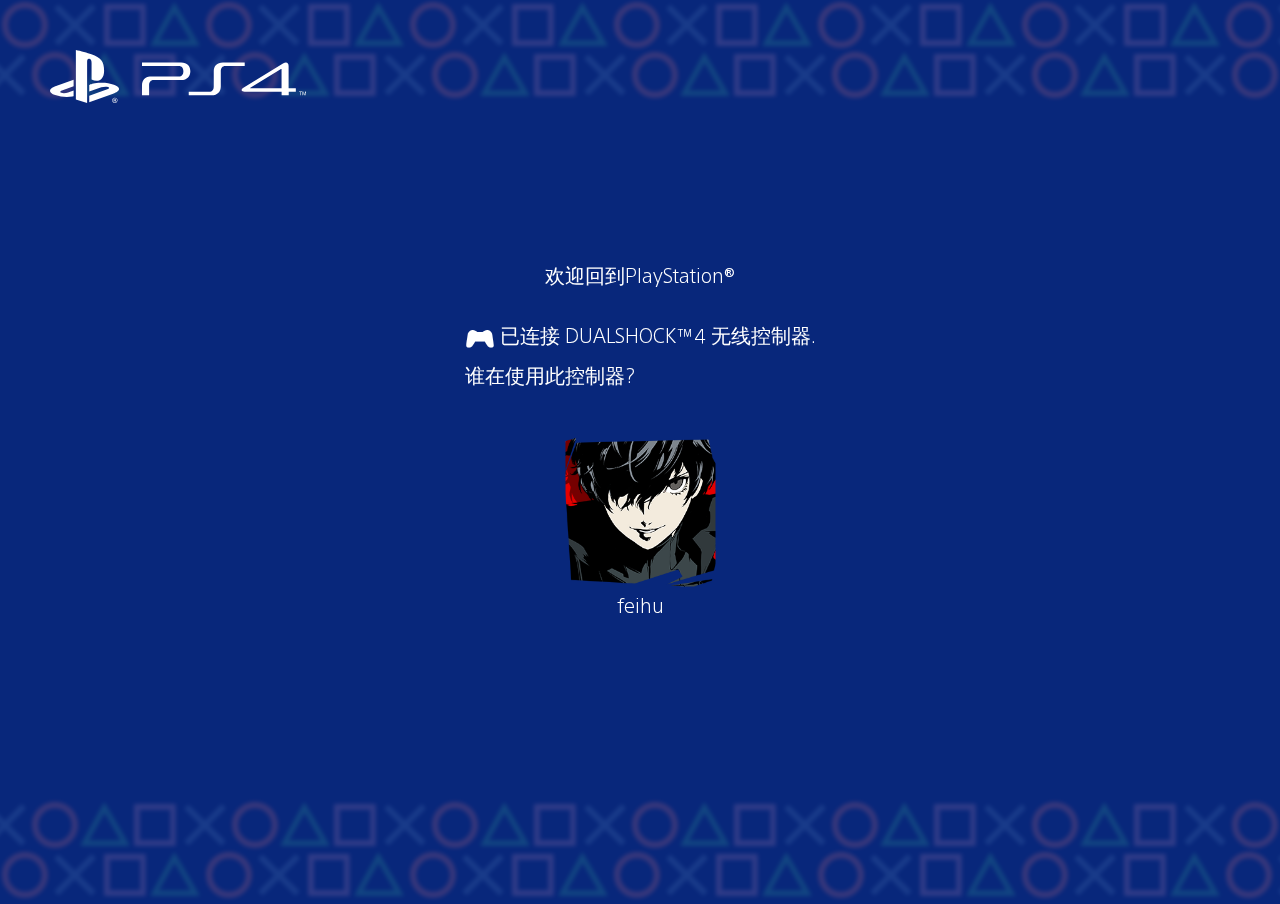
<file: index.html>
<!DOCTYPE html>
<html>
<head> 
    <meta charset="utf-8">
    <link rel="shortcut icon" href="./favicon.ico">
    <title>
        
    </title>
    <link rel="stylesheet" href="./icon.css" type="text/css" />
    <script src="./jq.js"></script>
    <style type="text/css">
        @font-face {
            font-family:"SSTPro-Light";src:url(./SSTPro-Light.ttf);
        }

        *{
            margin: 0;
            padding: 0;
            transition: all 0.5s, opacity 0.25s;
            cursor: default;
        }

        html{
            color: #FFF;
            width: 100%;
            height: 100%;
            background: #08277B;
            /*background: -webkit-linear-gradient(#08277B, #062F78, #052055);*/
            overflow: hidden;
            font-family: "SSTPro-Light","SF Pro Text","SF Pro Icons","Helvetica Neue","Helvetica","Arial",sans-serif;
        }

        .bg img{
            width: 50px;
            filter: blur(2px);
            -webkit-filter: blur(2px);
            opacity: 0.2;
        }

        @keyframes toLeft {
            0% {
                -webkit-transform: translate(0, 0);
                transform: translate(0, 0);
            }
            100% {
                -webkit-transform: translate(-200px, 0);
                transform: translate(-200px, 0);
            }
        }

        @keyframes toRight {
            0% {
                -webkit-transform: translate(0, 0);
                transform: translate(0, 0);
            }
            100% {
                -webkit-transform: translate(200px, 0);
                transform: translate(200px, 0);
            }
        }

        .list01{
            width: 2000px;
            height: 50px;
        }
        .line01{
            -webkit-animation: 4s toLeft linear infinite normal;
            animation: 4s toLeft linear infinite normal;
        }
        .list02{
            float: right;
            width: 2000px;
            height: 50px;
        }
        .list02 img{
            float: right;
        }
        .line02{
            -webkit-animation: 4s toRight linear infinite normal;
            animation: 4s toRight linear infinite normal;
        }
        .list03{
            position: absolute;
            right: 0;
            bottom: 50px;
            width: 2000px;
            height: 50px;
        }
        .list03 img{
            float: right;
        }
        .line03{
            -webkit-animation: 4s toRight linear infinite normal;
            animation: 4s toRight linear infinite normal;
        }
        .list04{
            position: absolute;
            bottom: 0px;
            width: 2000px;
            height: 50px;
        }
        .line04{
            -webkit-animation: 4s toLeft linear infinite normal;
            animation: 4s toLeft linear infinite normal;
        }

        .content{
            width: 100%;
            height: 100%;
            position: fixed;
            left: 0;
            top: 0;
        }

        #panelWelcome{
            top: 0;
            opacity: 1;
            width: 100%;
            height: 100%;
            position: absolute;
            /*transform: scale(1);*/
            vertical-align: middle;
        }

        #contentWelcome{
            top: 50%;
            left: 50%;
            position: absolute;
            transform: translate(-50%, -50%);
            text-align: left;
        }

        #contentWelcome #title{
            font-size: 100px;
        }

        #contentWelcome li{
            margin-top: 25px;
            max-width: 150px;
        }

        #contentWelcome img{
            width: 150px;
            filter: initial;
            -webkit-filter: initial;
            opacity: 1;
        }

        #contentWelcome p{
            color: #FFF;
            border: none;
            font-size: 20px;
            background-color: transparent;
        }

        #panelSettings, #panelSettings01{
            top: 0;
            opacity: 0;
            width: 100%;
            height: 100%;
            position: absolute;
            transform: scale(2);
            vertical-align: middle;
        }

        #contentSettings, #contentSettings01{
            height: 100%;
            text-align: left;
            background: rgba(0,0,0,0.2);
        }

        #contentSettings p, #contentSettings01 p{
            font-size: 40px;
        }

        .menuTitle{
            padding-top: 50px;
            padding-left: 100px;
        }

        .line{
            background: rgba(255,255,255,0.3);
            width: 100%;
            height: 1px;
        }

        ul{
            width: 80%;
            height: calc(100% - 108px);
            padding-left: 150px;
            overflow: scroll;
            font-size: 20px;
        }

        li{
            color: #FFF;
            padding: 20px;
            list-style: none;
            border: 2px transparent solid;
        }

        li:hover{
            -webkit-animation: 2s selectedItemBorderAnim linear infinite normal;
            animation: 2s selectedItemBorderAnim linear infinite normal;
        }

        @keyframes selectedItemBorderAnim {
            0% {
                border-color: rgba(255,255,255,0.3);
            }
            50% {
                border-color: #FFF;
            }
            100% {
                border-color: rgba(255,255,255,0.3);
            }
        }

        #panelInsertDisc{
            top: 0;
            opacity: 0;
            width: 100%;
            height: 100%;
            position: absolute;
            transform: scale(2);
            vertical-align: middle;
        }

        #contentInsertDisc{
            top: 50%;
            left: 50%;
            font-size: 20px;
            position: absolute;
            transform: translate(-50%, -50%);
            text-align: center;
        }

        #panelGames{
            top: 0;
            opacity: 0;
            width: 100%;
            height: 100%;
            position: absolute;
            transform: scale(2);
            vertical-align: middle;
        }

        .main {
            width: 100%;
            height: 100%;
            position: absolute;
        }
        
        .header {
            position: absolute;
            top: 0px;
            width: 100%;
            height: 100%;
            font-size: 18px;
            border-bottom: rgba(255, 255, 255, 10) 0px solid;
        }
        
        .footer {
            width: 100%;
            bottom: 0px;
            position: absolute;
            /*background: rgba(64, 64, 64, 1);*/
            border-top: rgba(255, 255, 255, 10) 1px solid;
        }
        
        canvas {
            width: 100%;
            padding: 0px;
            margin: 0px;
        }
        
        .keyB {
            width: 30px;
            height: 30px;
            background-color: #FFF;
            border-radius: 25px;
            float: right;
            margin: 20px 0px;
        }
        
        .keyT {
            height: 30px;
            line-height: 30px;
            display: block;
            color: #555;
            text-align: center;
        }
        
        .keyT:hover {
            cursor: pointer;
            border-radius: 25px;
            color: #AAA;
        }
        
        .keyD {
            float: right;
            margin: 25px 40px 20px 15px;
        }
        
        .keyD:hover {
            border-radius: 666px;
            background: #FFF;
            color: #333;
            padding: 0px 10px;
            cursor: pointer;
        }
        
        .center {
            height: 100%;
        }
        
        .grid {
            float: left;
            width: 3000px;
            position: absolute;
            left: 0px;
            top: 100px;
        }
        
        .gItemCurrent {
            margin: 10px 10px;
            display: block;
            float: left;
            font-size: 14px;
            -webkit-animation: animCurrent 2s infinite;
        }
        
        .gItemCurrent:hover {
            box-shadow: 0 0 10px #FFF;
        }
        
        .gItemCurrent center {
            opacity: 1;
            padding: 10px;
        }
        
        .gItemCurrent div {
            background: #000;
            width: 250px;
            height: 250px;
        }
        
        .gItemNormal {
            margin: 10px 2px;
            display: block;
            font-size: 14px;
            float: left;
        }
        
/*        .gItemNormal:hover {
            box-shadow: 0 0 10px #FFF;
        }*/
        
        .gItemNormal center {
            opacity: 0;
            padding: 10px;
        }
        
        .gItemNormal div {
            background: #000;
            width: 150px;
            height: 150px;
        }
        
        .gItemFloat{
            position: absolute;
            left: 120px;
            top: 196px;
            background: #000;
            width: 300px;
            visibility: hidden;
            height: 300px;
        }
        
        .menu{
             position: absolute; 
             width: 0px; 
             height: 100%; 
             right: 0px; 
             top: 0px; 
             color: #000;
             box-shadow: 0 0 100px #000;
             background: rgba(255,255,255,0.3);
        }
        
        .menu li{
            width: 100%;
            padding: 10% 8%;
            margin: 0px;
            list-style: none;
            left: 0px;
            background: rgba(255,255,255,0.4);
        }
        
        .menu li:hover{
            width: 100%;
            padding: 10% 12%;
            margin: 0px;
            list-style: none;
            left: 0px;
            background: rgba(255,255,255,0.9);
        }
        
        canvas {
            display: block;
            outline: 0px;
            margin-bottom: 1.5em;
        }
        
        @-webkit-keyframes animCurrent {
            0% {
                box-shadow: 0 0 4px #FFF;
            }
            50% {
                box-shadow: 0 0 10px #FFF;
            }
            100% {
                box-shadow: 0 0 4px #FFF;
            }
        }

        .btn{
            padding: 10px 100px;
            margin-top: 100px;
            box-shadow: 0 0 4px #FFF;
            border: rgba(255,255,255,0.8) solid 2px;
            -webkit-animation: animCurrent 2s infinite;
        }
        
        @-webkit-keyframes animTitle {
            0% {
                opacity: 0;
            }
            30% {
                opacity: 0;
                transform: translateY(50%);
            }
            100% {
                opacity: 1;
                transform: translateY(0%);
            }
        }

        .gameTitle{
            top: 360px;
            left: 430px;
            font-size: 30px;
            position: absolute;
        }

        .DS4{
            opacity: 0;
        }

        .ds4nav{
            position: fixed;
            display: table;
            font-size: 25px;
            text-align: center; 
        }

        .ds4nav:hover{
            transform: scale(1.2);
        }

        .ds4navBG{
            width: 0px;
            height: 0px;
            padding: 30px;
            position: absolute;
            border-radius: 99px;
            left: calc(50% - 30px);
            top: calc(50% - 30px);
            /*border: 2px #FFF solid;*/
            background: rgba(0,0,0,0.75);
            /*background: -webkit-linear-gradient(#4C4B4B, #2A2320);*/
        }

        .ds4navV{
            color: #FFF;
            top: 2.5%;
            left: 20%;
            position: absolute;
        }

        .ds4nav img{
            top: 25%;
            left: 25%;
            position: absolute;
            width: 30px;
            /*filter: brightness(100);*/
        }
    </style>
    <script type="text/javascript">
        var panelZ=10;
        var panels = [];
        function panelToPanel(panel1, panel2){
            panels[panelZ]=panel1;
            panelZ--;
            panels[panelZ]=panel2;
            var panel1 = document.getElementById(panel1);
            var panel2 = document.getElementById(panel2);
            panel1.style.opacity=0;
            panel1.style.transform="scale(0)";
            panel2.style.opacity=1;
            panel2.style.transform="scale(1)";

            if(panelZ < 10){
                $('.DS4').css('opacity', '1');
            }
        }
        function panelBack(){
            if(panelZ < 10){
                var panel1 = document.getElementById(panels[panelZ+1]);
                var panel2 = document.getElementById(panels[panelZ]);
                panel1.style.opacity=1;
                panel1.style.transform="scale(1)";
                panel2.style.opacity=0;
                panel2.style.transform="scale(2)";
                prevPanel = "";
                currPanel = "";
                panelZ++;

                if(panelZ >= 10){
                    $('.DS4').css('opacity', '0');
                }
            }
        }
        document.onkeydown = function(){
            var oEvent = window.event;
            if (oEvent.keyCode == 27) {
                panelBack();
            }
        }

    </script>
</head>
<body ondragstart="return false;" onselectstart="return false;">
    <div class="bg">
        <div class="list01">
            <div class="line01">
                <img src="./ps-circle.svg"><img src="./ps-cross.svg"><img src="./ps-square.svg"><img src="./ps-triangle.svg">
                <img src="./ps-circle.svg"><img src="./ps-cross.svg"><img src="./ps-square.svg"><img src="./ps-triangle.svg">
                <img src="./ps-circle.svg"><img src="./ps-cross.svg"><img src="./ps-square.svg"><img src="./ps-triangle.svg">
                <img src="./ps-circle.svg"><img src="./ps-cross.svg"><img src="./ps-square.svg"><img src="./ps-triangle.svg">
                <img src="./ps-circle.svg"><img src="./ps-cross.svg"><img src="./ps-square.svg"><img src="./ps-triangle.svg">
                <img src="./ps-circle.svg"><img src="./ps-cross.svg"><img src="./ps-square.svg"><img src="./ps-triangle.svg">
                <img src="./ps-circle.svg"><img src="./ps-cross.svg"><img src="./ps-square.svg"><img src="./ps-triangle.svg">
                <img src="./ps-circle.svg"><img src="./ps-cross.svg"><img src="./ps-square.svg"><img src="./ps-triangle.svg">
                <img src="./ps-circle.svg"><img src="./ps-cross.svg"><img src="./ps-square.svg"><img src="./ps-triangle.svg">
            </div>
        </div>
        <div class="list02">
            <div class="line02">
                <img src="./ps-circle.svg"><img src="./ps-cross.svg"><img src="./ps-square.svg"><img src="./ps-triangle.svg">
                <img src="./ps-circle.svg"><img src="./ps-cross.svg"><img src="./ps-square.svg"><img src="./ps-triangle.svg">
                <img src="./ps-circle.svg"><img src="./ps-cross.svg"><img src="./ps-square.svg"><img src="./ps-triangle.svg">
                <img src="./ps-circle.svg"><img src="./ps-cross.svg"><img src="./ps-square.svg"><img src="./ps-triangle.svg">
                <img src="./ps-circle.svg"><img src="./ps-cross.svg"><img src="./ps-square.svg"><img src="./ps-triangle.svg">
                <img src="./ps-circle.svg"><img src="./ps-cross.svg"><img src="./ps-square.svg"><img src="./ps-triangle.svg">
                <img src="./ps-circle.svg"><img src="./ps-cross.svg"><img src="./ps-square.svg"><img src="./ps-triangle.svg">
                <img src="./ps-circle.svg"><img src="./ps-cross.svg"><img src="./ps-square.svg"><img src="./ps-triangle.svg">
                <img src="./ps-circle.svg"><img src="./ps-cross.svg"><img src="./ps-square.svg"><img src="./ps-triangle.svg">
            </div>
        </div>
        <div class="list03">
            <div class="line03">
                <img src="./ps-circle.svg"><img src="./ps-cross.svg"><img src="./ps-square.svg"><img src="./ps-triangle.svg">
                <img src="./ps-circle.svg"><img src="./ps-cross.svg"><img src="./ps-square.svg"><img src="./ps-triangle.svg">
                <img src="./ps-circle.svg"><img src="./ps-cross.svg"><img src="./ps-square.svg"><img src="./ps-triangle.svg">
                <img src="./ps-circle.svg"><img src="./ps-cross.svg"><img src="./ps-square.svg"><img src="./ps-triangle.svg">
                <img src="./ps-circle.svg"><img src="./ps-cross.svg"><img src="./ps-square.svg"><img src="./ps-triangle.svg">
                <img src="./ps-circle.svg"><img src="./ps-cross.svg"><img src="./ps-square.svg"><img src="./ps-triangle.svg">
                <img src="./ps-circle.svg"><img src="./ps-cross.svg"><img src="./ps-square.svg"><img src="./ps-triangle.svg">
                <img src="./ps-circle.svg"><img src="./ps-cross.svg"><img src="./ps-square.svg"><img src="./ps-triangle.svg">
                <img src="./ps-circle.svg"><img src="./ps-cross.svg"><img src="./ps-square.svg"><img src="./ps-triangle.svg">
            </div>
        </div>
        <div class="list04">
            <div class="line04">
                <img src="./ps-circle.svg"><img src="./ps-cross.svg"><img src="./ps-square.svg"><img src="./ps-triangle.svg">
                <img src="./ps-circle.svg"><img src="./ps-cross.svg"><img src="./ps-square.svg"><img src="./ps-triangle.svg">
                <img src="./ps-circle.svg"><img src="./ps-cross.svg"><img src="./ps-square.svg"><img src="./ps-triangle.svg">
                <img src="./ps-circle.svg"><img src="./ps-cross.svg"><img src="./ps-square.svg"><img src="./ps-triangle.svg">
                <img src="./ps-circle.svg"><img src="./ps-cross.svg"><img src="./ps-square.svg"><img src="./ps-triangle.svg">
                <img src="./ps-circle.svg"><img src="./ps-cross.svg"><img src="./ps-square.svg"><img src="./ps-triangle.svg">
                <img src="./ps-circle.svg"><img src="./ps-cross.svg"><img src="./ps-square.svg"><img src="./ps-triangle.svg">
                <img src="./ps-circle.svg"><img src="./ps-cross.svg"><img src="./ps-square.svg"><img src="./ps-triangle.svg">
                <img src="./ps-circle.svg"><img src="./ps-cross.svg"><img src="./ps-square.svg"><img src="./ps-triangle.svg">
            </div>
        </div>
    </div>
    
    <div class="content">
        <div id="panelSettings01">
            <div id="contentSettings01">
                <p class="menuTitle">系统设定</p>
                <p class="line"></p>
                <ul>
                    <li>Setting 01</li>
                    <p class="line"></p>
                    <li>Setting 02</li>
                    <p class="line"></p>
                    <li>Setting 03</li>
                    <p class="line"></p>
                    <li>Setting 04</li>
                    <p class="line"></p>
                    <li>Setting 05</li>
                </ul>
            </div>
        </div>
        <div id="panelInsertDisc">
            <div id="contentInsertDisc">
                <p>请插入光盘.</p>
                <div class="btn" onclick="panelBack()">OK</div>
            </div>
        </div>
        <div id="panelSettings">
            <div id="contentSettings">
                <p class="menuTitle">系统设定</p>
                <p class="line"></p>
                <ul>
                    <li onclick="panelToPanel('panelSettings', 'panelSettings01')">Setting 01</li>
                    <p class="line"></p>
                    <li>Setting 02</li>
                    <p class="line"></p>
                    <li>Setting 03</li>
                    <p class="line"></p>
                    <li>Setting 04</li>
                    <p class="line"></p>
                    <li>Setting 05</li>
                    <p class="line"></p>
                    <li>Setting 06</li>
                    <p class="line"></p>
                    <li>Setting 07</li>
                    <p class="line"></p>
                    <li>Setting 08</li>
                    <p class="line"></p>
                    <li>Setting 09</li>
                    <p class="line"></p>
                    <li>Setting 10</li>
                </ul>
            </div>
        </div>
        <div id="panelGames">
            <div class="main">
                <div class="header">
                    <span class="sb-icon--plus" style="position: absolute; left: 5%; top: 30px; color: #FEDD32; font-size: 35px;"></span>
                    <span class="sb-icon--calendar" style="position: absolute; left: 35%; top: 0; color: #FFF; font-size: 35px; opacity: 0;"></span>
                    <span class="sb-icon--messages" style="position: absolute; left: 45%; top: 0; color: #FFF; font-size: 35px; opacity: 0;"></span>
                    <span class="sb-icon--party" style="position: absolute; left: 55%; top: 0; color: #FFF; font-size: 35px; opacity: 0;"></span>
                    <span class="sb-icon--game" style="position: absolute; left: 65%; top: 0; color: #FFF; font-size: 35px; opacity: 0;"></span>
                    <span class="sb-icon--notifications" style="position: absolute; left: 15%; top: 30px; color: #FFF; font-size: 35px;"></span>
                    <div class="notification" style="position: absolute; left: 19%; top: 45px; width: 20%; height: 20px; overflow: hidden;">
                        <p style="-webkit-animation: 12s toLeft linear infinite normal; height: 20px;white-space: nowrap;">已获得奖杯. Internet connection and PlayStation®Plus required for online multiplayer.</p>
                        <!-- <marquee behavior="scroll" direction="left" loop="infinite" scrollamount="50" scrolldelay="1000" >
                            已获得奖杯. Internet connection and PlayStation®Plus required for online multiplayer.
                        </marquee> -->
                    </div>
                    <span class="sb-icon--friends" style="position: absolute; left: 40%; top: 30px; color: #FFF; font-size: 35px;"></span>
                    <img class="avatar" src="./avatar.png" style="position: absolute; width: 40px; height: 40px; top: 35px; left: 50%;" />
                    <d class="username" style="position: absolute; top:45px; left: calc(50% + 50px);">feihu</d>
                    <span class="sb-icon--trophies" style="position: absolute; left: 80%; top: 30px; color: #FFF; font-size: 35px;"></span>
                    <d class="time" style="position: absolute; left: 90%; top: 45px; ">8:00 AM</d>
                </div>

                <div class="center">
                    <div class="grid">
                    </div>
                    <p class="gameTitle">Persona 5</p>
                </div>
                
<!--                 <div class="footer">
                    <div>
                        <d class="keyD" onclick="toRight()">Right</d>
                        <div class="keyB" onclick="toRight()">
                            <d class="keyT" onclick="toRight()">D</d>
                        </div>

                        <d class="keyD" onclick="toLeft()">Left</d>
                        <div class="keyB" onclick="toLeft()">
                            <d class="keyT" onclick="toLeft()">A</d>
                        </div>

                        <d class="keyD" onclick="toEnter()">Select</d>
                        <div class="keyB" onclick="toEnter()">
                            <d class="keyT" onclick="toEnter()">Enter</d>
                        </div>

                        <d class="keyD" onclick="toEsc()">Cancel</d>
                        <div class="keyB" onclick="toEsc()">
                            <d class="keyT" onclick="toEsc()">Esc</d>
                        </div>
                    </div>
                </div> -->
                <!-- <div class="menu">
                    <ul>
                        <li style="position: absolute; top: 30%;">Start</li>
                        <li style="position: absolute; top: 40%;">Info</li>
                        <li style="position: absolute; top: 50%;">Delete</li>
                        <li style="position: absolute; top: 60%;">Share</li>
                    </ul>
                </div> -->
            </div>
            <img class="gItemFloat" />
        </div>
        <div id="panelWelcome">
            <!-- <div class="bgVideo" style="height: 100%;">
                <video data-object-fit="cover" muted="" playsinline="" webkit-playsinline="" loop="" autoplay="" style="width: 100%; height: 100%; object-fit: fill;">
                    <source src="./flow.mp4">
                </video>
            </div> -->
            <img src="./playstation4.svg" style="position: absolute; top: 0px; left: 0px; padding: 50px; width: 20%;">
            <div id="contentWelcome">
                <center style="margin-bottom: 25px;"><p>欢迎回到PlayStation®</p></center>
                <p><span class="sb-icon--game sb-icon--solid-white" style="vertical-align: middle;"></span> 已连接 DUALSHOCK™4 无线控制器.</p>
                <p>谁在使用此控制器?</p>
                <center>
                    <li onclick="panelToPanel('panelWelcome', 'panelGames')">
                        <img src="./avatar.png">
                        <p>feihu</p>
                    </li>
                </center>
            </div>
        </div>
    </div>

    <div class="DS4">
        <div class="ds4nav" style="left: 5%; top: 75%;" onclick="toLeft()">
            <div class="ds4navBG">
                <span class="ds4navV sb-icon--chevron-left"></span>
            </div>
        </div>
        <div class="ds4nav"  style="left: 5%; top: 75%; margin-left: 120px;" onclick="toRight()">
            <div class="ds4navBG">
                <span class="ds4navV sb-icon--chevron-right"></span>
            </div>
        </div>
        <div class="ds4nav"  style="left: 5%; top: 75%; margin-left: 60px; margin-top: -60px;" onclick="toDown()">
            <div class="ds4navBG">
                <span class="ds4navV sb-icon--chevron-top"></span>
            </div>
        </div>
        <div class="ds4nav"  style="left: 5%; top: 75%; margin-left: 60px; margin-top: 60px;" onclick="toUp()">
            <div class="ds4navBG">
                <span class="ds4navV sb-icon--chevron-down"></span>
            </div>
        </div>
        <div class="ds4nav"  style="right: 5%; top: 75%; margin-right: 60px; margin-top: -60px;" onclick="toUp()">
            <div class="ds4navBG">
                <img src="./ps-triangle.svg"/>
            </div>
        </div>
        <div class="ds4nav"  style="right: 5%; top: 75%; margin-right: 120px;" onclick="toUp()">
            <div class="ds4navBG">
                <img src="./ps-square.svg"/>
            </div>
        </div>
        <div class="ds4nav"  style="right: 5%; top: 75%;" onclick="toEnter()">
            <div class="ds4navBG">
                <img src="./ps-circle.svg"/>
            </div>
        </div>
        <div class="ds4nav"  style="right: 5%; top: 75%; margin-right: 60px; margin-top: 60px;" onclick="toBack()">
            <div class="ds4navBG">
                <img src="./ps-cross.svg"/>
            </div>
        </div>
    </div>
    
    <script type="text/javascript">
        items = ['What\'s New', 'Persona 5', 'Final Fantasy XII', '勇者鬥惡龍XI', 'Fate/EXTELLA',
            'Project DIVA Future Tone', 'The King of Fighters XIV', 'DW: Godseekers',
            'Atelier Firis', 'Toukiden 2', 'Gravity Rush™ 2'
            // , 'The King of Fighters XIII',
            // 'Dishonored 2', 'NieR: Automata', 'SAO: Hollow Realization', 'Touhou: Scarlet Curiosity',
            // 'N.E.R.O.', 'Odin Sphere Leifthrasir', 'Docs for PlayStation®', 'Megadimension'
        ];
        s = "";
        for(i = 0; i < items.length; i++) {
            s += "<div class=\"gItemNormal\">";
            s += "<div style=\"background: url('./images/g" + i + ".jpg'); background-size: 100%;\">";
            s += "</div>";
            s += "<center>启动</center>";
            s += "</div>";
            s += "";
        }
        $(".grid").html(s);
        $(".gItemNormal:eq(1)").attr("class", "gItemCurrent");
    </script>
    <script>
        index = 1;
        gamePanelDown = false;
        menuShow=false;
        left = $('.grid').position().left;
        
        $(".gameTitle")[0].addEventListener("webkitAnimationEnd",function(){
            $(".gameTitle").css("-webkit-animation","");
        });

        function toLeft() {
            if(index == 0) {
                return;
            } else {
                index--;
                left += 154;
                $('.grid').css('left', left);
                $(".gItemCurrent").attr("class", "gItemNormal");
                $(".gameTitle").css("-webkit-animation", "animTitle 0.3s");
                $(".gameTitle").html(items[index]);
                $(".gItemNormal:eq(" + index + ")").attr("class", "gItemCurrent");
            }
        }

        function toRight() {
            if(index == items.length - 1) {
                return;
            } else {
                index++;
                left -= 154;
                $('.grid').css('left', left);
                $(".gItemCurrent").attr("class", "gItemNormal");
                $(".gameTitle").css("-webkit-animation", "animTitle 0.3s");
                $(".gameTitle").html(items[index]);
                $(".gItemNormal:eq(" + index + ")").attr("class", "gItemCurrent");
            }
        }

        function toDown(){
            gamePanelDown = true;
            $('.avatar').css('top', '76%');
            $('.avatar').css('left', '70%');
            $('.grid').css('top', "95%");
            $('.gameTitle').css('top', "95%");
            $('.sb-icon--plus').css('top', '75%');
            $('.sb-icon--plus').css('left', '10%');
            $('.sb-icon--notifications').css('top', '75%');
            $('.sb-icon--notifications').css('left', '20%');
            $('.sb-icon--friends').css('top', '75%');
            $('.sb-icon--friends').css('left', '30%');
            $('.sb-icon--calendar').css('top', '75%');
            $('.sb-icon--calendar').css('left', '40%');
            $('.sb-icon--calendar').css('opacity', '1');
            $('.sb-icon--messages').css('top', '75%');
            $('.sb-icon--messages').css('left', '50%');
            $('.sb-icon--messages').css('opacity', '1');
            $('.sb-icon--party').css('top', '75%');
            $('.sb-icon--party').css('left', '60%');
            $('.sb-icon--party').css('opacity', '1');
            $('.sb-icon--trophies').css('top', '75%');
            $('.sb-icon--trophies').css('left', '80%');
            $('.sb-icon--game').css('top', '75%');
            $('.sb-icon--game').css('left', '90%');
            $('.sb-icon--game').css('opacity', '1');
            $('.notification').css('opacity', '0');
            $('.username').css('opacity', '0');
            $('.time').css('opacity', '0');
        }

        function toUp(){
            gamePanelDown = false;
            $('.avatar').css('top', '35px');
            $('.avatar').css('left', '50%');
            $('.grid').css('top', "100px");
            $('.gameTitle').css('top', "360px");
            $('.sb-icon--plus').css('top', '30px');
            $('.sb-icon--plus').css('left', '5%');
            $('.sb-icon--notifications').css('top', '30px');
            $('.sb-icon--notifications').css('left', '15%');
            $('.sb-icon--friends').css('top', '30px');
            $('.sb-icon--friends').css('left', '40%');
            $('.sb-icon--calendar').css('top', '0');
            $('.sb-icon--calendar').css('left', '35%');
            $('.sb-icon--calendar').css('opacity', '0');
            $('.sb-icon--messages').css('top', '0');
            $('.sb-icon--messages').css('left', '45%');
            $('.sb-icon--messages').css('opacity', '0');
            $('.sb-icon--party').css('top', '0');
            $('.sb-icon--party').css('left', '55%');
            $('.sb-icon--party').css('opacity', '0');
            $('.sb-icon--trophies').css('top', '30px');
            $('.sb-icon--trophies').css('left', '80%');
            $('.sb-icon--game').css('top', '0');
            $('.sb-icon--game').css('left', '65%');
            $('.sb-icon--game').css('opacity', '0');
            $('.notification').css('opacity', '1');
            $('.username').css('opacity', '1');
            $('.time').css('opacity', '1');
        }
        
        function toEnter(){
            if(panelZ == 9){
                if(gamePanelDown){
                    $('#panelSettings').css('display', 'inherit');
                    $('#panelInsertDisc').css('display', 'none');
                    panelToPanel("panelGames", "panelSettings");
                }
                else{
                    $('#panelSettings').css('display', 'none');
                    $('#panelInsertDisc').css('display', 'inherit');
                    panelToPanel("panelGames", "panelInsertDisc");
                }
            }
            // if(!menuShow){
            //     menuShow=true;
            //     $(".gItemFloat").css("visibility", "visible");
            //     $(".center").css("-webkit-filter", "blur(30px)");
            //     $(".footer,.header").css("-webkit-filter", "blur(5px)");
            //     $(".menu").css("width","300px");
            //     $(".gItemFloat").attr("src","./images/g" + (index + 1) + ".jpg");
            // }
        }

        function toBack(){
            panelBack();
        }

        function toEsc(){
            if(menuShow){
                menuShow=false;
                $(".center").css("-webkit-filter", "blur(0px)");
                $(".footer,.header").css("-webkit-filter", "blur(0px)");
                $(".menu").css("width","0px");
                $(".gItemFloat").css("visibility", "hidden");
            }
        }

        $(document).keydown(function(event) {
            if(event.keyCode == 87) { //w
                if(panelZ == 9){
                    toDown();
                }
            }
            else if(event.keyCode == 83) { //s
                if(panelZ == 9){
                    toUp();
                }
            }
            else if(event.keyCode == 65) { //a
                toLeft();
            }
            else if(event.keyCode == 68) { //d
                toRight();
            }
            else if(event.keyCode == 13) { //enter
                toEnter();
            }
            else if(event.keyCode == 27) { //esc
                toEsc();
            }
            $(".gItemFloat").attr("src","./images/g" + (index + 1) + ".jpg");
        });
    </script>
</body>
</html>
</file>
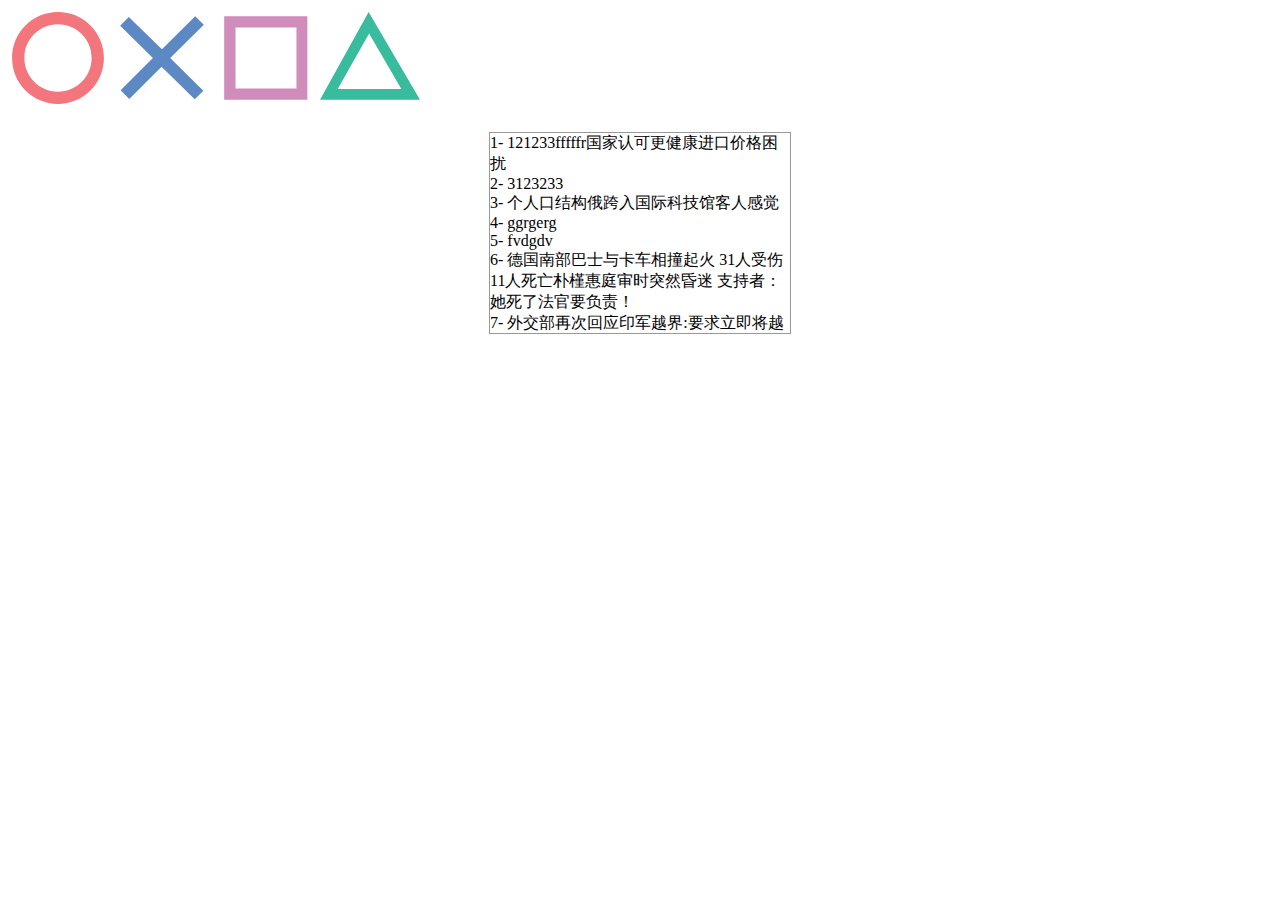
<file: PlayStationLoop copy.html>
<!DOCTYPE html>
<html>
<head>
	<title>
		
	</title>
	<style type="text/css">
		@keyframes rowup {
		    0% {
		        -webkit-transform: translate3d(0, 0, 0);
		        transform: translate3d(0, 0, 0);
		    }
		    100% {
		        -webkit-transform: translate3d(0, -307px, 0);
		        transform: translate3d(0, -307px, 0);
		        display: none;
		    }
		}
		.list{
		    width: 300px;
		    border: 1px solid #999;
		    margin: 20px auto;
		    position: relative;
		    height: 200px;
		    overflow: hidden;
		}

		.list .rowup{
		    -webkit-animation: 10s rowup linear infinite normal;
		    animation: 10s rowup linear infinite normal;
		    position: relative;
		}


		.list01{

		}

		.list01 .rowup01{
		    -webkit-animation: 1s rowup linear infinite normal;
		    animation: 1s rowup linear infinite normal;
		    position: relative;
		}
		img{
			width: 100px;
		}
	</style>
</head>
<body>
	<div class="list01">
		<div class="cc01 rowup01">
			<img src="./ps-circle.svg">
			<img src="./ps-cross.svg">
			<img src="./ps-square.svg">
			<img src="./ps-triangle.svg">
		</div>
	</div>
	<div class="list">
	    <div class="cc rowup">
	        <div class="item">1- 121233fffffr国家认可更健康进口价格困扰</div>
	        <div class="item">2- 3123233</div>
	        <div class="item">3- 个人口结构俄跨入国际科技馆客人感觉</div>
	        <div class="item">4- ggrgerg</div>
	        <div class="item">5- fvdgdv</div>
	        <div class="item">6- 德国南部巴士与卡车相撞起火 31人受伤11人死亡朴槿惠庭审时突然昏迷 支持者：她死了法官要负责！</div>
	        <div class="item">7- 外交部再次回应印军越界:要求立即将越界部队撤回</div>
	        <div class="item">8- 德国网红致信默克尔</div>
	        <div class="item">9- 国资委原</div>
	        <div class="item">1- 121233fffffr国家认可更健康进口价格困扰</div>
	        <div class="item">2- 3123233</div>
	        <div class="item">3- 个人口结构俄跨入国际科技馆客人感觉</div>
	        <div class="item">4- ggrgerg</div>
	        <div class="item">5- fvdgdv</div>
	        <div class="item">6- 德国南部巴士与卡车相撞起火 31人受伤11人死亡朴槿惠庭审时突然昏迷 支持者：她死了法官要负责！</div>
	        <div class="item">7- 外交部再次回应印军越界:要求立即将越界部队撤回</div>
	        <div class="item">8- 德国网红致信默克尔</div>
	        <div class="item">9- 国资委原</div>
	    </div>
	</div>
</body>
</html>
</file>
<file: icon.css>
@font-face {
	font-family:SB-Icons;src:url(./PlayStationIcons-Regular-fb4e6e751dfb71d4eafb5fc25b072f1e.woff) format("woff");font-weight:400;font-style:normal
}

.sb-icon--calendar,.sb-icon--add,.sb-icon--addon,.sb-icon--attach,.sb-icon--broken,.sb-icon--browser,.sb-icon--chevron-down,.sb-icon--chevron-left,.sb-icon--chevron-right,.sb-icon--chevron-top,.sb-icon--close,.sb-icon--create-message,.sb-icon--ellipsis,.sb-icon--error,.sb-icon--friends,.sb-icon--from-playstation,.sb-icon--game,.sb-icon--group-member,.sb-icon--home,.sb-icon--image-attachment,.sb-icon--invitation,.sb-icon--locked-trophy,.sb-icon--messages,.sb-icon--mobile-icon,.sb-icon--mobile-icon-pad,.sb-icon--notifications,.sb-icon--party,.sb-icon--pause,.sb-icon--pc,.sb-icon--picture,.sb-icon--play,.sb-icon--playstation-logo,.sb-icon--plus,.sb-icon--pop-out,.sb-icon--profile,.sb-icon--ps3,.sb-icon--ps4,.sb-icon--psvita,.sb-icon--search,.sb-icon--send,.sb-icon--share-play,.sb-icon--speaker,.sb-icon--sticker,.sb-icon--store,.sb-icon--trophies,.sb-icon--unsupported,.sb-icon--user {
	font-family: SB-Icons;
	speak: none;
	font-weight: 400;
	font-variant: normal;
	text-transform: none;
	-webkit-font-smoothing: antialiased;
	-moz-osx-font-smoothing: grayscale;
	display: inline-block;
	color: #0072CE;
	font-size: 1.5em;
	cursor: pointer;
	text-align: center
}

.sb-icon--calendar::before {
	content: '\e601'
}

.sb-icon--add::before {
	content: '\e00c'
}

.sb-icon--addon::before {
	content: '\e011'
}

.sb-icon--attach::before {
	content: '\e009'
}

.sb-icon--broken::before {
	content: '\e200'
}

.sb-icon--browser::before {
	content: '\e503'
}

.sb-icon--chevron-top::before {
	content: '\e101'
}

.sb-icon--chevron-down::before {
	content: '\e00f'
}

.sb-icon--chevron-left::before {
	content: '\e100'
}

.sb-icon--chevron-right::before {
	content: '\e00e'
}

.sb-icon--close::before {
	content: '\e00d'
}

.sb-icon--create-message::before {
	content: '\e005'
}

.sb-icon--ellipsis::before {
	content: '\e006'
}

.sb-icon--error::before {
	content: '\e202'
}

.sb-icon--friends::before {
	content: '\e000'
}

.sb-icon--from-playstation::before {
	content: '\e01a'
}

.sb-icon--game::before {
	content: '\e013'
}

.sb-icon--group-member::before {
	content: '\e01C'
}

.sb-icon--home::before {
	content: '\e00B'
}

.sb-icon--image-attachment::before {
	content: '\e01f'
}

.sb-icon--invitation::before {
	content: '\e014'
}

.sb-icon--locked-trophy::before {
	content: '\e016'
}

.sb-icon--messages::before {
	content: '\e004'
}

.sb-icon--mobile-icon::before {
	content: '\e314'
}

.sb-icon--mobile-icon-pad::before {
	content: '\e315'
}

.sb-icon--notifications::before {
	content: '\e002'
}

.sb-icon--party::before {
	content: '\e012'
}

.sb-icon--pause::before {
	content: '\e301'
}

.sb-icon--pc::before {
	content: '\e015'
}

.sb-icon--picture::before {
	content: '\e01f'
}

.sb-icon--play::before {
	content: '\e300'
}

.sb-icon--playstation-logo::before {
	content: '\e502'
}

.sb-icon--plus::before {
	content: '\e501'
}

.sb-icon--pop-out::before {
	content: '\e017'
}

.sb-icon--psvita::before {
	content: '\e901'
}

.sb-icon--ps3::before {
	content: '\e902'
}

.sb-icon--ps4::before {
	content: '\e903'
}

.sb-icon--search::before {
	content: '\e007'
}

.sb-icon--send::before {
	content: '\e00a'
}

.sb-icon--share-play::before {
	content: '\e018'
}

.sb-icon--speaker::before {
	content: '\e01b'
}

.sb-icon--sticker::before {
	content: '\e008'
}

.sb-icon--store::before {
	content: '\e500'
}

.sb-icon--trophies::before {
	content: '\e001'
}

.sb-icon--unsupported::before {
	content: '\e201'
}

.sb-icon--profile::before,.sb-icon--user::before {
	content: '\e010'
}

.sb-icon--online {
	background-color: #3CAEFB;
	border-radius: 50%;
	width: 100%;
	height: 100%
}

.sb-icon--online-border {
	border: 2px solid #fff
}

.sb-icon--disabled {
	color: rgba(0,0,0,.2);
	cursor: auto
}

.sb-icon--disabled-bold {
	color: rgba(0,0,0,.4);
	cursor: auto
}

.sb-icon--gray {
	color: rgba(0,0,0,.1)
}

.sb-icon--solid-white {
	color: #fff
}

.sb-icon--white {
	color: rgba(255,255,255,.6)
}

.sb-icon--white:hover {
	color: rgba(255,255,255,.8)
}

.sb-two-panes {
	width: 640px;
	height: 480px;
	display: -webkit-flex;
	display: -ms-flexbox;
	display: flex;
	-webkit-flex-flow: row nowrap;
	-ms-flex-flow: row nowrap;
	flex-flow: row nowrap
}

.sb-two-panes__left-pane {
	height: 100%;
	width: 50%;
	display: -webkit-flex;
	display: -ms-flexbox;
	display: flex;
	-webkit-flex-flow: column nowrap;
	-ms-flex-flow: column nowrap;
	flex-flow: column nowrap;
	position: relative;
	overflow: hidden
}

.sb-two-panes__left-pane-header {
	height: 48px;
	width: 100%;
	display: -webkit-flex;
	display: -ms-flexbox;
	display: flex;
	-webkit-flex-shrink: 0;
	-ms-flex-negative: 0;
	flex-shrink: 0;
	-webkit-align-items: center;
	-ms-flex-align: center;
	align-items: center
}

.sb-two-panes__left-pane-header-text {
	padding: 0 12px;
	-webkit-flex-grow: 1;
	-ms-flex-positive: 1;
	flex-grow: 1;
	text-align: justify;
	text-align: start
}

.sb-two-panes__list-container {
	height: auto;
	overflow-x: hidden;
	overflow-y: auto;
	width: 100%
}

.sb-two-panes__right-pane {
	width: 50%;
	display: -webkit-flex;
	display: -ms-flexbox;
	display: flex;
	-webkit-flex-flow: column nowrap;
	-ms-flex-flow: column nowrap;
	flex-flow: column nowrap;
	overflow: hidden;
	position: relative;
	border-left: 1px solid rgba(0,0,0,.1)
}

.sb-common-button,.sb-label {
	display: inline-block;
	text-align: center
}

.sb-collapsable-search-input {
	position: relative;
	height: 48px
}

.sb-collapsable-search-input--opened {
	background-color: #fff
}

.sb-collapsable-search-input--small {
	height: 36px
}

.sb-collapsable-search-input__button {
	width: 48px;
	height: 48px;
	line-height: 48px;
	text-align: center;
	position: absolute
}

.sb-collapsable-search-input__button--small {
	width: 36px;
	height: 36px;
	line-height: 36px
}

.sb-collapsable-search-input__button--enabled {
	right: 0
}

.sb-collapsable-search-input__button--enabled:hover {
	background-color: rgba(60,174,251,.1)
}

.sb-collapsable-search-input__search-icon-type--disabled.sb-icon--search {
	color: rgba(0,0,0,.4);
	left: 0;
	cursor: default
}

.sb-collapsable-search-input__form {
	width: 100%;
	height: 100%;
	padding: 0 74px 0 48px;
	font-family: "SB SST W20 Roman";
	font-size: 14px;
	color: rgba(0,0,0,.4);
	float: left;
	background-color: rgba(60,174,251,.1);
	border: none
}

.sb-collapsable-search-input__form:active,.sb-collapsable-search-input__form:focus {
	outline: 0
}

.sb-collapsable-search-input__form--small {
	padding: 0 36px
}

.sb-label {
	font-family: "SB SST W20 Bold";
	background-color: rgba(0,0,0,.3);
	color: #fff;
	border-radius: 2px;
	line-height: 10px;
	font-size: 10px;
	margin-right: 6px;
	padding: 1px 3px 2px
}

.sb-label--large {
	font-size: 11px;
	line-height: 12px;
	margin-right: 4px;
	padding: 2px 4px
}

.sb-common-button {
	position: relative;
	overflow: hidden;
	cursor: pointer;
	font-family: "SB SST W20 Medium";
	background: 0 0;
	transition: background-color .2s,color .2s
}

.sb-common-button--arrow-left,.sb-common-button--arrow-right {
	overflow: visible
}

.sb-common-button:last-child {
	border-bottom: 0
}

.sb-common-button--arrow-left::before,.sb-common-button--arrow-right::after {
	content: '';
	width: 0;
	height: 0;
	border-style: solid;
	position: absolute;
	top: 0
}

.sb-common-button--disabled {
	cursor: default
}

.sb-common-button--default {
	background-color: rgba(60,174,251,.1)
}

.sb-common-button--default:not(.sb-common-button--disabled):hover {
	background-color: rgba(60,174,251,.15)
}

.sb-common-button--default:active {
	background-color: rgba(60,174,251,.1)
}

.sb-common-button--default.sb-common-button--disabled {
	background-color: rgba(0,0,0,.05)
}

.sb-common-button--primary {
	background-color: #0072CE
}

.sb-common-button--primary .sb-common-button__label {
	color: #fff
}

.sb-common-button--primary.sb-common-button--disabled {
	background-color: rgba(0,0,0,.2)
}

.sb-common-button--primary:not(.sb-common-button--disabled):hover {
	background-color: rgba(0,114,206,.95)
}

.sb-common-button--secondary {
	background-color: #f5f5f5
}

.sb-common-button--secondary .sb-common-button__label {
	color: #000
}

.sb-common-button--secondary:active,.sb-common-button--secondary:not(.sb-common-button--disabled):hover {
	background-color: rgba(60,174,251,.1)
}

.sb-common-button--secondary:active .sb-common-button__label {
	color: #0072CE
}

.sb-common-button--secondary.sb-common-button--disabled {
	background-color: rgba(0,0,0,.05)
}

.sb-common-button--plain {
	background-color: transparent;
	color: #0072CE
}

.sb-common-button--plain:not(.sb-common-button--disabled):hover {
	background-color: rgba(60,174,251,.05);
	color: #0072CE
}

.sb-list-item--selected,.sb-message-group-title__input:focus {
	background-color: rgba(60,174,251,.1)
}

.sb-common-button--plain.sb-common-button--disabled {
	color: rgba(0,0,0,.2)
}

.sb-common-button__label {
	line-height: 36px;
	font-size: 16px;
	vertical-align: middle;
	color: #0072CE
}

.sb-common-button__icon {
	line-height: 100%;
	vertical-align: middle
}

.sb-common-button--arrow-right::after {
	border-width: 24px 0 24px 8px;
	right: -8px
}

.sb-common-button.sb-common-button--primary.sb-common-button--arrow-right::after {
	border-color: transparent transparent transparent #0072CE
}

.sb-common-button.sb-common-button--primary.sb-common-button--arrow-right:hover::after {
	border-color: transparent transparent transparent rgba(0,114,206,.95)
}

.sb-common-button.sb-common-button--primary.sb-common-button--disabled.sb-common-button--arrow-right::after {
	border-color: transparent transparent transparent rgba(0,0,0,.2)
}

.sb-common-button--arrow-left::before {
	border-width: 24px 8px 24px 0;
	left: -8px
}

.sb-common-button.sb-common-button--primary.sb-common-button--arrow-left::before {
	border-color: transparent #0072CE transparent transparent
}

.sb-common-button.sb-common-button--primary.sb-common-button--arrow-left:hover::before {
	border-color: transparent rgba(0,114,206,.95) transparent transparent
}

.sb-common-button.sb-common-button--primary.sb-common-button--disabled.sb-common-button--arrow-left::before {
	border-color: transparent rgba(0,0,0,.2) transparent transparent
}

.sb-message-group-title {
	font-size: 14px;
	width: inherit;
	text-overflow: ellipsis;
	white-space: nowrap;
	overflow: hidden
}

.sb-message-group-title__input {
	margin: 0;
	padding: 0 0 0 12px;
	-webkit-flex-grow: inherit;
	-ms-flex-positive: inherit;
	flex-grow: inherit;
	line-height: inherit;
	width: 100%;
	height: 48px;
	font-size: inherit;
	white-space: inherit;
	overflow: inherit;
	text-overflow: inherit;
	border: inherit;
	font-family: inherit
}

.sb-message-group-title--read {
	font-family: "SB SST W20 Roman"
}

.sb-message-group-title--unread {
	font-family: "SB SST W20 Medium"
}

.sb-message-group-title__item {
	margin-right: -.2em
}

.sb-message-group-title__item:last-child {
	margin-right: 0
}

.sb-message-group-title__item:not(:last-child):after {
	content: ", ";
	margin-left: -4px;
	margin-right: 2px
}

.sb-chat-header__title .sb-message-group-title__item:first-child {
	padding-left: 12px
}

@-webkit-keyframes sb-loading-animation {
	0% {
		opacity: 0;
		-webkit-transform: rotateZ(-90deg) scale(.5);
		transform: rotateZ(-90deg) scale(.5)
	}

	30%,70% {
		opacity: 1;
		-webkit-transform: rotateZ(0) scale(1);
		transform: rotateZ(0) scale(1)
	}

	100% {
		opacity: 0;
		-webkit-transform: rotateZ(90deg) scale(.5);
		transform: rotateZ(90deg) scale(.5)
	}
}

@keyframes sb-loading-animation {
	0% {
		opacity: 0;
		-webkit-transform: rotateZ(-90deg) scale(.5);
		transform: rotateZ(-90deg) scale(.5)
	}

	30%,70% {
		opacity: 1;
		-webkit-transform: rotateZ(0) scale(1);
		transform: rotateZ(0) scale(1)
	}

	100% {
		opacity: 0;
		-webkit-transform: rotateZ(90deg) scale(.5);
		transform: rotateZ(90deg) scale(.5)
	}
}

.sb-loading-indicator {
	-webkit-align-items: center;
	-ms-flex-align: center;
	align-items: center;
	display: -webkit-flex;
	display: -ms-flexbox;
	display: flex;
	-webkit-justify-content: center;
	-ms-flex-pack: center;
	justify-content: center;
	height: 100%
}

.sb-loading-indicator__triangle {
	-webkit-animation: sb-loading-animation 1s 0s infinite;
	animation: sb-loading-animation 1s 0s infinite
}

.sb-loading-indicator__circle {
	-webkit-animation: sb-loading-animation 1s .1s infinite;
	animation: sb-loading-animation 1s .1s infinite
}

.sb-loading-indicator__cross {
	-webkit-animation: sb-loading-animation 1s .2s infinite;
	animation: sb-loading-animation 1s .2s infinite
}

.sb-loading-indicator__square {
	-webkit-animation: sb-loading-animation 1s .3s infinite;
	animation: sb-loading-animation 1s .3s infinite
}

.sb-shape-size--regular {
	height: 24px;
	width: 24px
}

.sb-triangle {
	fill: #39bb9d
}

.sb-circle {
	fill: #f3767c
}

.sb-cross {
	fill: #d08dbc
}

.sb-square {
	fill: #5c89c3
}

.sb-user-search-results {
	overflow: auto;
	height: 432px;
	line-height: normal
}

.sb-user-search-results--popup {
	position: absolute;
	width: 100%;
	height: 300px;
	box-shadow: 0 5px 20px 0 rgba(0,0,0,.05),0 2px 8px 0 rgba(0,0,0,.3)
}

.sb-user-search-results__loading--bottom {
	margin-bottom: 12px
}

.sb-user-search__loading-container {
	position: relative;
	top: 200px
}

.sb-list {
	width: 100%;
	margin: 0;
	padding: 0
}

.sb-list .sb-list-item:last-child {
	border-bottom: 0
}

.sb-list-item {
	height: 72px;
	line-height: 1.2em;
	overflow: hidden;
	display: block;
	opacity: 1;
	max-height: 72px;
	width: 100%;
	transition: max-height .5s,opacity .5s,background-color .4s ease .05s,color .2s ease .05s;
	position: relative;
	padding: 0 12px 0 72px;
	text-decoration: none;
	cursor: auto;
	border-width: 0;
	border-bottom: 1px solid rgba(0,0,0,.1);
	-webkit-flex-shrink: 0;
	-ms-flex-negative: 0;
	flex-shrink: 0
}

.sb-list-item--selected {
	transition-delay: 0;
	cursor: default
}

.sb-list-item--unread,.sb-list-item--unread .sb-list-item__line1-text,.sb-list-item--unread .sb-list-item__line2-text {
	font-family: "SB SST W20 Bold"
}

.sb-list-item--gradualfade {
	opacity: 0
}

.sb-list-item--shrink {
	max-height: 0;
	opacity: 0
}

.sb-list-item--selectable {
	cursor: pointer
}

.sb-list-item.sb-list-item--selectable:hover {
	background-color: rgba(60,174,251,.05)
}

.sb-list-item.sb-list-item--selected:hover {
	background-color: rgba(60,174,251,.1)
}

.sb-list-item__image-grid,.sb-list-item__main-icon,.sb-list-item__main-image {
	width: 48px;
	height: 48px;
	top: 12px;
	left: 12px;
	position: absolute;
	overflow: hidden;
	vertical-align: middle
}

.sb-list-item__main-icon {
	color: #fff;
	line-height: 48px;
	background-color: rgba(0,0,0,.15)
}

.sb-list-item__line1,.sb-list-item__line2,.sb-list-item__line3 {
	display: -webkit-flex;
	display: -ms-flexbox;
	display: flex;
	-webkit-align-items: center;
	-ms-flex-align: center;
	align-items: center
}

.sb-list-item__line1 {
	margin-top: 4px;
	height: 24px;
	display: -webkit-flex;
	display: -ms-flexbox;
	display: flex;
	-webkit-align-items: center;
	-ms-flex-align: center;
	align-items: center
}

.sb-list-item__line1-text {
	font-family: "SB SST W20 Roman";
	font-size: 14px;
	overflow: hidden;
	text-overflow: ellipsis;
	white-space: nowrap;
	-webkit-flex: 1;
	-ms-flex: 1;
	flex: 1
}

.sb-list-item__group-count {
	top: 12px;
	right: 12px;
	font-size: 12px;
	margin-left: 8px;
	display: -webkit-flex;
	display: -ms-flexbox;
	display: flex;
	-webkit-align-items: center;
	-ms-flex-align: center;
	align-items: center;
	font-family: "SB Bebas";
	color: rgba(0,0,0,.4)
}

.sb-list-item__group-member-icon {
	font-size: 12px;
	margin-right: 4px;
	color: rgba(0,0,0,.4)
}

.sb-list-item__line2 {
	height: 19px;
	font-size: 11px;
	color: rgba(0,0,0,.4)
}

.sb-list-item__line2-icon {
	font-size: 14px;
	margin-right: 6px;
	color: rgba(0,0,0,.4);
	width: 1em
}

.sb-list-item__line2-text {
	font-size: .75rem;
	font-family: "SB SST W20 Roman";
	overflow: hidden;
	text-overflow: ellipsis;
	white-space: nowrap;
	max-width: 140px
}

.sb-list-item__line2-online-id {
	font-family: "SB SST W20 Italic"
}

.sb-list-item__line3 {
	height: 19px;
	font-size: 11px;
	display: -webkit-flex;
	display: -ms-flexbox;
	display: flex
}

.sb-list-item__spacer {
	-webkit-flex-grow: 1;
	-ms-flex-positive: 1;
	flex-grow: 1
}

.sb-list-item__sender {
	color: rgba(0,0,0,.4);
	-webkit-flex-grow: 1;
	-ms-flex-positive: 1;
	flex-grow: 1;
	font-size: 11px;
	padding-right: 8px;
	overflow: hidden;
	text-align: left;
	text-overflow: ellipsis;
	white-space: nowrap;
	min-width: 0
}

.sb-list-item__time {
	color: rgba(0,0,0,.4);
	font-size: 11px;
	bottom: 9px;
	right: 12px;
	font-family: "SB SST W20 Roman"
}

.sb-list-item--large {
	height: 96px;
	padding: 0 16px 0 96px;
	max-height: 96px
}

.sb-list-item--large .sb-list-item__image-grid,.sb-list-item--large .sb-list-item__main-icon,.sb-list-item--large .sb-list-item__main-image {
	width: 64px;
	height: 64px;
	top: 16px;
	left: 16px
}

.sb-list-item--large .sb-list-item__main-icon {
	font-size: 32px;
	line-height: 64px
}

.sb-list-item--large .sb-list-item__line1 {
	margin-top: 12px;
	height: 24px
}

.sb-list-item--large .sb-list-item__line1-text {
	font-family: "SB SST W20 Light";
	font-size: 18px
}

.sb-list-item--large .sb-list-item__line2 {
	height: 24px;
	font-size: 14px
}

.sb-list-item--large .sb-list-item__line3 {
	height: 24px
}

.sb-count-badge {
	font-family: "SB Bebas";
	display: inline-block;
	padding: 2px 4px;
	border-radius: 2px;
	text-align: center;
	vertical-align: baseline;
	background-color: rgba(60,174,251,.1);
	color: #0072CE;
	margin: 0 8px;
	min-width: 24px;
	height: 24px;
	font-size: 20px;
	line-height: 20px;
	font-weight: 300
}

.sb-count-badge--small {
	min-width: 16px;
	height: 20px;
	font-size: 12px;
	line-height: 16px;
	font-weight: 600;
	opacity: .6
}

.sb-user-identifier {
	-webkit-user-select: text;
	-moz-user-select: text;
	-ms-user-select: text;
	user-select: text
}

.sb-user-identifier--full-name.sb-user-identifier--unread {
	font-family: "SB SST W20 Medium"
}

.sb-user-identifier--full-name.sb-user-identifier--read {
	font-family: "SB SST W20 Roman"
}

.sb-user-identifier--online-id.sb-user-identifier--unread {
	font-family: "SB SST W20 Medium Italic"
}

.sb-user-identifier--online-id.sb-user-identifier--read {
	font-family: "SB SST W20 Italic"
}

.sb-chat-header__title .sb-user-identifier--full-name {
	font-family: "SB SST W20 Light"
}

.sb-chat-header__title .sb-user-identifier--online-id {
	font-family: "SB SST W20 Light Italic"
}

.sb-empty-notice {
	width: 100%;
	height: 100%;
	padding: 24px;
	text-align: center;
	box-sizing: border-box;
	display: -webkit-flex;
	display: -ms-flexbox;
	display: flex;
	-webkit-flex-direction: column;
	-ms-flex-direction: column;
	flex-direction: column;
	-webkit-align-items: center;
	-ms-flex-align: center;
	align-items: center;
	-webkit-justify-content: center;
	-ms-flex-pack: center;
	justify-content: center
}

.sb-empty-notice__icon {
	height: 48px;
	width: 48px;
	line-height: 48px;
	font-size: 3.15em;
	margin-bottom: 16px
}

.sb-empty-notice__text {
	color: rgba(0,0,0,.4);
	margin-bottom: 16px
}

.sb-dialog {
	background-color: #fff;
	box-shadow: 0 4px 20px 0 rgba(0,0,0,.02),0 1px 5px 0 rgba(0,0,0,.2);
	position: relative;
	width: 300px;
	min-width: 300px;
	max-width: 300px
}

@media print,screen and (min-width:520px) {
	.sb-dialog {
		width: 454px;
		min-width: 454px;
		max-width: 454px
	}
}

.sb-dialog__header {
	-webkit-align-items: center;
	-ms-flex-align: center;
	align-items: center;
	display: -webkit-flex;
	display: -ms-flexbox;
	display: flex;
	padding: 16px 8px 0
}

.sb-dialog__title {
	-webkit-flex: 1;
	-ms-flex: 1;
	flex: 1;
	font-family: "SB SST W20 Light";
	font-size: 22px;
	letter-spacing: -.4px;
	margin-left: 16px
}

.sb-dialog__body {
	margin: 8px 24px 16px
}

.sb-dialog__message {
	color: rgba(0,0,0,.4);
	font-size: 14px;
	line-height: 20px
}

.sb-dialog__close-button {
	height: 48px;
	line-height: 48px;
	text-align: center;
	transition: background-color .2s,color .2s;
	width: 48px
}

.sb-dialog__close-button:hover {
	background-color: rgba(60,174,251,.1)
}

.sb-dialog__cta {
	display: -webkit-flex;
	display: -ms-flexbox;
	display: flex;
	-webkit-flex-direction: row;
	-ms-flex-direction: row;
	flex-direction: row;
	height: 96px;
	-webkit-justify-content: flex-end;
	-ms-flex-pack: end;
	justify-content: flex-end;
	padding: 24px
}

.sb-dialog__button {
	height: 44px;
	margin-left: 8px;
	min-width: 120px;
	padding: 0 12px;
	white-space: nowrap
}

.sb-chat-error-ctas {
	-webkit-align-items: center;
	-ms-flex-align: center;
	align-items: center;
	display: -webkit-flex;
	display: -ms-flexbox;
	display: flex;
	height: 32px;
	-webkit-justify-content: flex-end;
	-ms-flex-pack: end;
	justify-content: flex-end
}

.sb-chat-error-ctas__error-icon {
	font-size: 20px;
	height: 100%;
	margin-right: 6px
}

.sb-chat-error-ctas__delete-button,.sb-chat-error-ctas__resend-button {
	background: #fff;
	border: 0;
	color: #0072CE;
	cursor: pointer;
	font-size: 14px;
	outline: 0;
	padding: 12px
}

.sb-chat-error-ctas__delete-button:hover,.sb-chat-error-ctas__resend-button:hover {
	background: rgba(60,174,251,.05)
}

.sb-chat-error-ctas__delete-button:active,.sb-chat-error-ctas__resend-button:active {
	background: rgba(60,174,251,.1)
}

.sb-friends-section {
	margin-bottom: 16px
}

.sb-friends-section-header {
	height: 32px;
	line-height: 32px;
	text-align: justify;
	text-align: start
}

.sb-friends-section-header__label {
	padding: 0 12px;
	font-size: 14px;
	font-weight: 200;
	vertical-align: middle;
	color: rgba(0,0,0,.4)
}

.sb-notifications-panel__spacer {
	height: 48px;
	-webkit-flex-shrink: 0;
	-ms-flex-negative: 0;
	flex-shrink: 0
}

.sb-notifications-panel .sb-empty-notice,.sb-notifications-panel .sb-loading-indicator {
	-webkit-align-self: center;
	-ms-flex-item-align: center;
	-ms-grid-row-align: center;
	align-self: center;
	-webkit-flex-grow: 1;
	-ms-flex-positive: 1;
	flex-grow: 1
}

.sb-notifications-panel__right-pane {
	width: 50%;
	display: -webkit-flex;
	display: -ms-flexbox;
	display: flex;
	-webkit-flex-flow: column nowrap;
	-ms-flex-flow: column nowrap;
	flex-flow: column nowrap;
	overflow: hidden;
	border-left: 1px solid rgba(0,0,0,.1)
}

.sb-notifications-panel__list-container {
	height: 384px
}

.sb-system-notifications-section {
	display: -webkit-flex;
	display: -ms-flexbox;
	display: flex;
	-webkit-flex-flow: column nowrap;
	-ms-flex-flow: column nowrap;
	flex-flow: column nowrap;
	background-color: #fff;
	width: 100%;
	height: 100%;
	position: absolute;
	top: 0;
	transition: -webkit-transform;
	transition: transform;
	transition: transform, -webkit-transform;
	transition-duration: .4s;
	transition-timing-function: cubic-bezier(.25,1,.25,1);
	-webkit-transform: translateY(432px);
	transform: translateY(432px)
}

.sb-system-notifications-section button {
	-webkit-align-items: center;
	-ms-flex-align: center;
	align-items: center;
	cursor: pointer;
	width: 100%
}

.sb-system-notifications-section--opened {
	-webkit-transform: translateY(-1px);
	transform: translateY(-1px)
}

.sb-system-notifications-section__header {
	height: 48px;
	border-top: 1px solid rgba(0,0,0,.1);
	box-shadow: 0 -2px 4px rgba(0,0,0,.05);
	cursor: pointer;
	margin-bottom: 6px;
	width: 100%;
	display: -webkit-flex;
	display: -ms-flexbox;
	display: flex;
	-webkit-flex-shrink: 0;
	-ms-flex-negative: 0;
	flex-shrink: 0;
	-webkit-align-items: center;
	-ms-flex-align: center;
	align-items: center;
	transition: background-color .4s,color .2s;
	transition-delay: 50ms
}

.sb-system-notifications-section__header:hover {
	background-color: rgba(60,174,251,.05)
}

.sb-system-notifications-section__header-text-container {
	font-size: 1.125rem;
	display: -webkit-flex;
	display: -ms-flexbox;
	display: flex;
	-webkit-align-items: center;
	-ms-flex-align: center;
	align-items: center;
	-webkit-flex-grow: 1;
	-ms-flex-positive: 1;
	flex-grow: 1
}

.sb-system-notifications-section__header .sb-icon--chevron-down,.sb-system-notifications-section__header .sb-icon--chevron-top,.sb-system-notifications-section__header .sb-icon--from-playstation {
	font-size: 24px;
	line-height: 24px;
	width: 48px
}

.sb-system-notifications-section__categories {
	overflow: auto;
	height: 100%;
	overflow-x: hidden
}

.sb-system-notifications-section__category {
	margin-bottom: 16px
}

.sb-system-notifications-section__category:last-child {
	margin-bottom: 0
}

.sb-system-notifications-section__category-header {
	height: 32px;
	padding-left: 12px;
	color: rgba(0,0,0,.4);
	display: -webkit-flex;
	display: -ms-flexbox;
	display: flex
}

.sb-system-notifications-section__category-header h5 {
	font-size: .875rem;
	font-family: "SB SST W20 Roman";
	display: -webkit-flex;
	display: -ms-flexbox;
	display: flex;
	-webkit-align-items: center;
	-ms-flex-align: center;
	align-items: center
}

.sb-notification-detail {
	display: -webkit-flex;
	display: -ms-flexbox;
	display: flex;
	-webkit-flex-grow: 1;
	-ms-flex-positive: 1;
	flex-grow: 1;
	-webkit-flex-direction: column;
	-ms-flex-direction: column;
	flex-direction: column;
	height: 480px
}

.sb-notification-detail .sb-notification-detail__footer button {
	width: 100%
}

.sb-notification-detail__body {
	font-size: 14px
}

.sb-notification-detail__expired-message {
	margin: 0 0 16px
}

.sb-notification-detail__content-container {
	padding: 16px;
	-webkit-flex: 1;
	-ms-flex: 1;
	flex: 1;
	overflow-y: auto
}

.sb-notification-detail__content-table-row {
	display: -webkit-flex;
	display: -ms-flexbox;
	display: flex
}

.sb-notification-detail__content-table-row>div {
	-webkit-flex: 1;
	-ms-flex: 1;
	flex: 1
}

.sb-notification-detail__content-table-column--half {
	width: 50%
}

.sb-notification-detail__content-table-label {
	margin: 0 0 8px;
	font-size: 12px;
	color: rgba(0,0,0,.4);
	line-height: 1
}

.sb-notification-detail__content-table-value {
	margin: 0 0 16px;
	-webkit-flex: 1;
	-ms-flex: 1;
	flex: 1
}

.sb-notification-detail__content-table-grow {
	-webkit-flex-grow: 1;
	-ms-flex-positive: 1;
	flex-grow: 1
}

.sb-notification-detail__content-table-row-with-margin {
	margin-top: 16px
}

.sb-notification-detail__content-link {
	padding: 12px;
	margin-bottom: 12px;
	cursor: pointer;
	background-color: rgba(60,174,251,.1);
	display: -webkit-flex;
	display: -ms-flexbox;
	display: flex
}

.sb-notification-detail__content-link-icon {
	color: #fff;
	line-height: 48px;
	background-color: rgba(0,0,0,.15);
	width: 48px;
	height: 48px;
	margin-right: 12px
}

.sb-notification-detail__content-link-text {
	font-size: 14px;
	vertical-align: top;
	overflow-wrap: break-word;
	word-wrap: break-word;
	max-width: 200px;
	padding: 0 12px
}

.sb-notification-detail__content-link:hover {
	color: #3CAEFB
}

.sb-notification-detail__remark-bubble {
	padding: 6px 9px;
	font-size: 12px;
	border-radius: 6px;
	background-color: rgba(60,174,251,.1);
	display: inline-block;
	line-height: 1.4em;
	max-width: 60%;
	word-wrap: break-word
}

.sb-notification-detail__footer {
	width: 100%;
	-webkit-flex-shrink: 0;
	-ms-flex-negative: 0;
	flex-shrink: 0
}

.sb-notification-detail__footer-text {
	padding: 0 16px;
	margin-bottom: 12px
}

.sb-notification-detail__footer-text:first-child {
	padding-top: 12px
}

.sb-notification-detail__detail-pane,.sb-notification-detail__master-pane {
	transition-duration: .4s;
	transition-timing-function: cubic-bezier(.25,1,.25,1);
	position: absolute;
	width: 320px;
	height: 480px;
	display: -webkit-flex;
	display: -ms-flexbox;
	display: flex;
	-webkit-flex-direction: column;
	-ms-flex-direction: column;
	flex-direction: column
}

.sb-notification-detail__master-pane {
	-webkit-transform: translate3d(0,0,0);
	transform: translate3d(0,0,0);
	opacity: 1
}

.sb-notification-detail__master-pane--hidden {
	-webkit-transform: translate3d(-320px,0,0);
	transform: translate3d(-320px,0,0);
	opacity: 0
}

.sb-notification-detail__players-in-session {
	display: -webkit-flex;
	display: -ms-flexbox;
	display: flex;
	-webkit-flex-wrap: wrap;
	-ms-flex-wrap: wrap;
	flex-wrap: wrap;
	margin-bottom: 0
}

.sb-notification-detail__players-in-session-image {
	width: 48px;
	height: 48px;
	cursor: pointer
}

.sb-notification-detail__detail-pane {
	-webkit-transform: translate3d(0,0,0);
	transform: translate3d(0,0,0);
	opacity: 1
}

.sb-notification-detail__detail-pane--hidden {
	-webkit-transform: translate3d(320px,0,0);
	transform: translate3d(320px,0,0);
	opacity: 0
}

.sb-notification-detail__detail-pane--hidden button {
	display: none
}

.sb-notification-detail__detail-pane-header {
	-webkit-flex-shrink: 0;
	-ms-flex-negative: 0;
	flex-shrink: 0;
	background-color: #fff;
	z-index: 1;
	width: 100%;
	display: -webkit-flex;
	display: -ms-flexbox;
	display: flex
}

.sb-notification-detail__detail-pane .sb-common-button {
	height: 48px;
	padding: 0 12px
}

.sb-notification-detail__header-image-container {
	display: -webkit-flex;
	display: -ms-flexbox;
	display: flex;
	-webkit-justify-content: center;
	-ms-flex-pack: center;
	justify-content: center;
	-webkit-align-items: center;
	-ms-flex-align: center;
	align-items: center
}

.sb-notification-detail__header-image {
	width: 100%;
	-webkit-flex: none;
	-ms-flex: none;
	flex: none
}

.sb-notification-detail__header-image--icon {
	width: 128px
}

.sb-notification-detail .sb-loading-indicator {
	-webkit-align-self: center;
	-ms-flex-item-align: center;
	-ms-grid-row-align: center;
	align-self: center;
	-webkit-flex-grow: 1;
	-ms-flex-positive: 1;
	flex-grow: 1
}

.sb-system-notification__body {
	white-space: pre-line
}

.sb-game-custom-data .sb-icon--game {
	cursor: auto
}

.sb-toolbar-icons {
	display: -webkit-flex;
	display: -ms-flexbox;
	display: flex;
	-webkit-align-items: center;
	-ms-flex-align: center;
	align-items: center;
	-webkit-flex-shrink: 0;
	-ms-flex-negative: 0;
	flex-shrink: 0;
	position: relative
}

.sb-toolbar-icons__item {
	position: relative;
	cursor: pointer;
	display: block;
	width: 56px;
	height: 64px;
	line-height: 64px;
	text-align: center;
	-webkit-user-select: none;
	-moz-user-select: none;
	-ms-user-select: none;
	user-select: none
}

.sb-toolbar-icons__item button {
	height: 100%;
	min-width: 44px
}

.sb-toolbar-icons__item--selected .sb-toolbar-icons__item__icon {
	color: #fff;
	opacity: 1
}

.sb-toolbar-icons__item--selected .sb-toolbar-icons__item__icon:hover {
	color: #fff
}

.sb-toolbar-icons__item__icon {
	color: rgba(255,255,255,.5);
	transition: color .2s
}

.sb-toolbar-icons__item__icon:hover {
	color: rgba(255,255,255,.8);
	opacity: 1
}

.sb-toolbar-icons__item[data-sb-badge-count]::after {
	content: attr(data-sb-badge-count);
	position: absolute;
	top: 12px;
	right: 8px;
	font-size: .75rem;
	font-family: "SB Bebas";
	font-weight: 600;
	text-align: center;
	box-sizing: border-box;
	padding: 0 2px;
	min-width: 16px;
	height: 16px;
	background: #3CAEFB;
	color: #fff;
	line-height: 16px;
	transition-duration: .4s;
	transition-timing-function: cubic-bezier(.25,1,.25,1)
}

.sb-toolbar-icons__item__user-profile {
	width: 24px;
	height: 24px;
	line-height: 24px
}

.sb-toolbar-icons__icon-container {
	-webkit-align-items: center;
	-ms-flex-align: center;
	align-items: center;
	display: -webkit-flex;
	display: -ms-flexbox;
	display: flex
}

.sb-toolbar-icons #sb-friends-icon[data-sb-badge-count]::before {
	content: "";
	width: 10px;
	height: 10px;
	border-radius: 50%;
	box-sizing: border-box;
	border: 2px solid #0058BB;
	background: #3CAEFB;
	position: absolute;
	top: 14px;
	left: 34px
}

.sb-toolbar-icons #sb-friends-icon[data-sb-badge-count]::after {
	background: 0 0;
	text-align: left;
	left: 44px
}

.sb-dropdown {
	display: none;
	background: #FFF;
	position: absolute;
	right: 0;
	top: 64px;
	text-align: left;
	outline: 0;
	border: none;
	box-shadow: 0 5px 20px 0 rgba(0,0,0,.05),0 2px 8px 0 rgba(0,0,0,.3)
}

.sb-dropdown::before {
	border: 6px inset;
	content: "";
	display: block;
	height: 0;
	width: 0;
	border-color: transparent transparent #FFF;
	border-bottom-style: solid;
	position: absolute;
	top: -12px;
	z-index: 89
}

.sb-dropdown-friends {
	width: 320px;
	height: 480px
}

.sb-dropdown-friends__search-input-wrapper {
	position: absolute;
	width: 100%;
	right: 0;
	top: 0;
	z-index: 10
}

.sb-dropdown-profile {
	width: 320px
}

.sb-dropdown-profile .sb-common-button {
	width: 100%
}

.sb-dropdown__header {
	height: 40px;
	background-color: #fff;
	text-align: center;
	line-height: 40px
}

.sb-dropdown__header-title {
	color: #003791;
	font-family: "SB SST W20 Light";
	font-size: 21px
}

.sb-dropdown__empty {
	padding: 10px;
	background-color: #FFF
}

#sb-messages-dropdown .sb-mini-profile__divider {
	display: block;
	margin: 0;
	border-top: 1px solid rgba(0,0,0,.1);
	height: 1px
}

.sb-dropdown-header {
	height: 40px;
	display: -webkit-flex;
	display: -ms-flexbox;
	display: flex
}

.sb-dropdown-header__text {
	color: #000;
	font-family: "SB SST W20 Roman";
	text-align: center;
	line-height: 40px;
	font-size: 14px;
	width: 100%;
	white-space: nowrap;
	overflow: hidden;
	text-overflow: ellipsis
}

.sb-dropdown-header__left-button,.sb-dropdown-header__right-button {
	margin: 5px
}

.sb-image-grid {
	display: -webkit-flex;
	display: -ms-flexbox;
	display: flex;
	-webkit-flex-wrap: wrap;
	-ms-flex-wrap: wrap;
	flex-wrap: wrap;
	-webkit-flex-direction: row;
	-ms-flex-direction: row;
	flex-direction: row;
	cursor: pointer
}

.sb-image-grid--full-image {
	width: 100%;
	height: 100%
}

.sb-image-grid--half-image {
	width: 50%;
	height: 100%
}

.sb-image-grid--quarter-image {
	width: 50%;
	height: 50%
}

.sb-chat-tile {
	position: relative;
	font-size: 12px;
	text-align: left
}

.sb-chat-tile--show-time-stamp {
	margin-bottom: 18px
}

.sb-chat-tile--show-user-image .sb-chat-tile-content--from-other {
	padding-top: 18px
}

.sb-chat-tile--show-user-image .sb-chat-tile-content--from-other__spotify {
	padding-top: 0
}

.sb-chat-tile--event-message {
	width: 100%;
	text-align: center;
	margin: 18px 0
}

.sb-chat-tile--event-message.align-right {
	text-align: right;
	padding-right: 12px
}

.sb-chat-tile--event-message.align-left {
	text-align: left;
	padding-left: 48px
}

.sb-chat-tile--event-message__text {
	display: inline-block;
	padding: 6px;
	line-height: 13.2px;
	color: rgba(0,0,0,.4);
	font-size: 11px;
	margin: 0;
	border-radius: 3px;
	background: rgba(0,0,0,.05);
	max-width: 80%;
	word-wrap: break-word;
	white-space: pre-wrap
}

.sb-chat-tile__chat-avatar {
	position: absolute;
	left: 0;
	top: 0;
	width: 36px;
	height: 36px;
	margin: 0
}

.sb-chat-tile__chat-id {
	position: absolute;
	left: 48px;
	width: 65%;
	color: #000;
	white-space: nowrap;
	overflow: hidden;
	text-overflow: ellipsis;
	-webkit-user-select: none;
	-moz-user-select: none;
	-ms-user-select: none;
	user-select: none
}

.sb-chat-tile__image {
	margin: 0;
	width: auto;
	height: 120px;
	background-size: cover;
	background-repeat: no-repeat;
	background-position: center
}

.sb-chat-tile .sb-chat-tile-content__item-wrapper--from-other,.sb-chat-tile__message-status--from-other,.sb-chat-tile__timestamp--from-other {
	margin-left: 48px
}

.sb-chat-tile__image--attachment {
	border-radius: 10px;
	cursor: pointer
}

.sb-chat-tile .sb-chat-tile-content__item {
	margin-bottom: 6px
}

.sb-chat-tile .sb-chat-tile-content--from-self {
	text-align: right
}

.sb-chat-tile .sb-chat-tile-content__item-wrapper {
	position: relative;
	-webkit-user-select: none;
	-moz-user-select: none;
	-ms-user-select: none;
	user-select: none
}

.sb-chat-tile .sb-chat-bubble {
	display: inline-block;
	position: relative;
	padding: 6px 9px;
	border-radius: 6px;
	line-height: 16px;
	-webkit-user-select: text;
	-moz-user-select: text;
	-ms-user-select: text;
	user-select: text;
	max-width: 80%
}

.sb-chat-tile .sb-chat-bubble__event-name {
	font-weight: 700
}

.sb-chat-tile .sb-chat-bubble--from-other {
	background-color: rgba(60,174,251,.1);
	color: #000
}

.sb-chat-tile .sb-chat-bubble--from-self {
	background-color: #0072CE;
	color: #fff;
	text-align: left;
	margin-right: 12px
}

.sb-chat-tile .sb-chat-bubble__message {
	white-space: pre-wrap;
	word-wrap: break-word
}

.sb-chat-tile__image-wrapper,.sb-chat-tile__voice-wrapper {
	display: inline-block;
	position: relative;
	width: 202px;
	height: 120px
}

.sb-chat-tile__image-wrapper--from-self,.sb-chat-tile__voice-wrapper--from-self {
	margin-right: 12px
}

.sb-chat-tile__voice-wrapper {
	height: 54px
}

.sb-chat-tile__message-status,.sb-chat-tile__timestamp {
	color: rgba(0,0,0,.4);
	font-size: 11px;
	padding: 0 4px
}

.sb-chat-tile__message-status--from-self,.sb-chat-tile__timestamp--from-self {
	margin-right: 12px;
	text-align: right
}

.sb-chat-tile__message-status {
	margin-bottom: 18px
}

.sb-chat-tile__error-ctas {
	margin: 6px 12px 12px 0
}

.sb-chat-tile .sb-chat-tile-content__item:hover .sb-chat-tile-option-button,.sb-chat-tile .sb-chat-tile-option-button:hover {
	display: block
}

.sb-chat-tile .sb-chat-tile-option-button {
	display: none
}

.sb-chat-tile .sb-chat-tile-option-button--active {
	display: block
}

.sb-chat-tile--from-other .sb-chat-tile-option-button {
	right: -45px
}

.sb-chat-tile-option-button {
	position: absolute;
	height: 100%;
	top: 0;
	display: block;
	width: 56px
}

.sb-chat-tile-option-button__icon-wrapper {
	width: 26px;
	height: 26px;
	position: absolute;
	top: 50%;
	left: 15px;
	margin-top: -13px;
	background-color: rgba(60,174,251,.1);
	border-radius: 13px
}

.sb-chat-tile-option-button__icon {
	font-size: 18px;
	width: 18px;
	height: 18px;
	line-height: 18px;
	position: absolute;
	top: 4px;
	left: 4px;
	-webkit-user-select: none;
	-moz-user-select: none;
	-ms-user-select: none;
	user-select: none
}

.sb-chat-header {
	position: relative;
	height: 48px;
	display: -webkit-flex;
	display: -ms-flexbox;
	display: flex;
	-webkit-flex-direction: row;
	-ms-flex-direction: row;
	flex-direction: row;
	-webkit-flex-wrap: nowrap;
	-ms-flex-wrap: nowrap;
	flex-wrap: nowrap
}

.sb-chat-header__title {
	-webkit-flex: 1;
	-ms-flex: 1;
	flex: 1;
	line-height: 48px;
	font-size: 18px;
	white-space: nowrap;
	overflow: hidden;
	text-overflow: ellipsis;
	border: none;
	font-family: "SB SST W20 Light";
	background-color: transparent;
	transition: background-color .4s
}

.sb-chat-header__title:hover {
	cursor: text;
	background-color: rgba(60,174,251,.05)
}

.sb-chat-header__title:focus {
	background-color: rgba(60,174,251,.1)
}

.sb-chat-header__dropdown-icon {
	display: block;
	width: 36px;
	min-width: 36px;
	padding: 0;
	height: 48px;
	line-height: 48px;
	text-align: center;
	-webkit-user-select: none;
	-moz-user-select: none;
	-ms-user-select: none;
	user-select: none
}

.sb-chat-header .sb-image-grid {
	width: 48px;
	min-width: 48px;
	height: 48px
}

.sb-chat-header .sb-image-grid--two-images {
	height: 24px
}

.sb-chat-input {
	padding: 0;
	height: 36px;
	display: -webkit-flex;
	display: -ms-flexbox;
	display: flex;
	-webkit-flex-direction: row;
	-ms-flex-direction: row;
	flex-direction: row;
	-webkit-flex-wrap: nowrap;
	-ms-flex-wrap: nowrap;
	flex-wrap: nowrap;
	background-color: #fff;
	-webkit-transform: translate3d(0,0,0);
	transform: translate3d(0,0,0)
}

.sb-chat-input--hidden {
	-webkit-transform: translate3d(0,100%,0);
	transform: translate3d(0,100%,0)
}

.sb-chat-input--apply-transition {
	transition: -webkit-transform;
	transition: transform;
	transition: transform, -webkit-transform;
	transition-duration: .4s;
	transition-timing-function: cubic-bezier(.25,1,.25,1)
}

.sb-chat-input__button {
	width: 36px;
	min-width: 36px;
	height: 36px;
	min-height: 36px;
	font-size: 14px;
	padding: 8px
}

.sb-chat-input__text-label {
	width: 100%
}

.sb-chat-input__text-input {
	-webkit-flex-grow: 1;
	-ms-flex-positive: 1;
	flex-grow: 1;
	height: 36px;
	min-height: 36px;
	outline: 0;
	border: none;
	background-color: rgba(60,174,251,.1);
	font-size: 12px;
	color: #000;
	font-family: "SB SST W20 Roman";
	resize: none;
	padding: 12px 0 0 6px;
	z-index: 0;
	overflow: auto;
	margin: 0;
	width: 100%
}

.sb-chat-input__text-input::-webkit-input-placeholder {
	color: #aba9a9;
	line-height: 16px
}

.sb-chat-input__text-input::-moz-placeholder {
	color: #aba9a9;
	line-height: 16px
}

.sb-chat-input__text-input:-ms-input-placeholder {
	color: #aba9a9;
	line-height: 16px
}

.sb-chat-input__text-input::placeholder {
	color: #aba9a9;
	line-height: 16px
}

.sb-chat-messages {
	padding: 0 0 0 12px
}

.sb-chat-messages__scroller-container {
	height: 396px;
	overflow-y: auto;
	overflow-x: hidden
}

.sb-chat-messages__show-preview {
	height: 250px
}

.sb-chat-messages__date-separator {
	width: 100%;
	position: relative;
	margin: 32px 0;
	text-align: center;
	line-height: 13.2px
}

.sb-chat-messages__date-separator__horizontal-line {
	position: absolute;
	-webkit-transform: translateY(-50%);
	transform: translateY(-50%);
	width: 100%;
	height: 100%
}

.sb-chat-messages__date-separator__text {
	position: relative;
	font-size: 11px;
	display: inline-block;
	background: #fff;
	margin: 0 24px;
	padding: 0 8px;
	color: rgba(0,0,0,.4)
}

.sb-messages-panel__right-pane {
	position: relative;
	width: 320px;
	height: 480px
}

.sb-messages-panel .sb-chat-window {
	width: 100%;
	position: absolute;
	left: 0;
	top: 0;
	overflow: hidden
}

.sb-messages-panel__create-message-button {
	height: 48px;
	width: 48px;
	min-width: 48px;
	padding: 0 12px;
	display: block;
	line-height: 48px
}

.sb-messages-panel__list-container {
	height: 432px
}

.sb-messages-panel__list-container .sb-image-grid {
	width: 48px;
	height: 48px
}

.sb-messages-panel__list-container .sb-image-grid--two-images {
	height: 24px
}

.sb-from-playstation {
	padding: 10px
}

.sb-from-playstation__header {
	margin-bottom: 20px
}

.sb-from-playstation__header__from {
	font-size: 1.3em;
	font-weight: 700;
	color: #000
}

.sb-from-playstation__header__subject {
	color: #000
}

.sb-from-playstation__header__timestamp {
	color: rgba(0,0,0,.4)
}

.sb-from-playstation__body {
	color: #000
}

.sb-chat-image-preview {
	position: absolute;
	bottom: 0;
	width: 100%;
	background-color: #f4fbff;
	padding-bottom: 20px;
	-webkit-transform: translate3d(0,196px,0);
	transform: translate3d(0,196px,0)
}

.sb-chat-image-preview--apply-transition {
	transition: -webkit-transform;
	transition: transform;
	transition: transform, -webkit-transform;
	transition-duration: .5s;
	transition-timing-function: cubic-bezier(.25,1,.25,1)
}

.sb-chat-image-preview--active {
	-webkit-transform: translate3d(0,0,0);
	transform: translate3d(0,0,0)
}

.sb-chat-image-preview__cancel-button {
	width: 36px;
	height: 36px;
	margin-right: 0;
	margin-left: auto
}

.sb-chat-image-preview__preview-image {
	display: block;
	margin: auto;
	max-width: 219px;
	max-height: 140px;
	width: auto;
	height: auto
}

.sb-chat-image-picker label {
	display: inline-block!important
}

.sb-chat-image-picker__image-file-picker {
	display: none
}

.sb-drop-attachment__drop-zone--hidden {
	pointer-events: none;
	opacity: 0;
	padding: 0;
	z-index: -10
}

.sb-drop-attachment__drop-zone--show {
	opacity: .95;
	padding: 12px;
	z-index: 10
}

.sb-drop-attachment__drop-zone {
	position: absolute;
	top: 0;
	left: 0;
	width: 100%;
	height: 100%;
	background-color: #fff;
	transition-property: padding,opacity;
	transition-duration: .4s;
	transition-timing-function: cubic-bezier(.25,1,.25,1)
}

.sb-drop-attachment__drop-zone--demarcated {
	height: 100%;
	width: 100%;
	border: 4px dotted rgba(0,0,0,.1);
	box-sizing: border-box
}

.sb-drop-attachment__drop-zone--message {
	font-weight: 400;
	margin: 0;
	padding: 0
}

.sb-button {
	position: relative;
	display: inline-block;
	cursor: pointer;
	font-size: 1em;
	font-family: "SB SST W20 Medium";
	white-space: nowrap
}

.sb-button__label {
	margin: 0;
	position: relative;
	text-align: center;
	height: 100%
}

.sb-button--secondary .sb-button__label {
	background-color: rgba(60,174,251,.1);
	color: #0068bf
}

.sb-button--secondary .sb-button__label:hover {
	background-color: rgba(60,174,251,.15)
}

.sb-button--primary .sb-button__label {
	background-color: #0072CE;
	color: #fff
}

.sb-button--primary .sb-button__label:hover {
	background-color: #003791
}

.sb-button--primary .sb-button__label:hover .sb-button__pointer--top-hover {
	background: linear-gradient(to left bottom,transparent 50%,#003791 50%)
}

.sb-button--primary .sb-button__label:hover .sb-button__pointer--bottom-hover {
	background: linear-gradient(to right bottom,#003791 50%,transparent 50%)
}

.sb-button--primary-disabled .sb-button__label {
	background-color: #ccc;
	color: #fff
}

.sb-button--primary-disabled .sb-button__label:hover {
	cursor: default;
	background-color: #ccc
}

.sb-button--primary-disabled .sb-button__label:hover .sb-button__pointer--top-hover {
	background: linear-gradient(to left bottom,transparent 50%,#ccc 50%)
}

.sb-button--primary-disabled .sb-button__label:hover .sb-button__pointer--bottom-hover {
	background: linear-gradient(to right bottom,#ccc 50%,transparent 50%)
}

.sb-button--primary-next .sb-button__label {
	margin: 0 15px 0 0
}

.sb-button__pointer {
	position: absolute;
	right: -15px;
	width: 15px;
	height: 50%
}

.sb-button__pointer--bottom {
	top: 50%;
	background: linear-gradient(to right bottom,#0068bf 50%,transparent 50%)
}

.sb-button__pointer--bottom-disabled {
	top: 50%;
	background: linear-gradient(to right bottom,#ccc 50%,transparent 50%)
}

.sb-button__pointer--top {
	top: 0;
	background: linear-gradient(to left bottom,transparent 50%,#0068bf 50%)
}

.sb-button__pointer--top-disabled {
	top: 0;
	background: linear-gradient(to left bottom,transparent 50%,#ccc 50%)
}

.sb-select {
	position: relative;
	cursor: pointer;
	font-size: 1em;
	font-family: "SB SST W20 Roman";
	margin: 8px 0
}

.sb-select__click-mat {
	position: absolute;
	width: 4000px;
	height: 3000px;
	top: -1500px;
	left: -2000px;
	background: url(data:image/gif;
	base64,R0lGODlhAQABAIAAAAAAAP///yH5BAEAAAAALAAAAAABAAEAAAIBRAA7)
}

.sb-select__selection {
	-webkit-align-items: center;
	-ms-flex-align: center;
	align-items: center;
	background: #f5f5f5;
	cursor: pointer;
	display: -webkit-flex;
	display: -ms-flexbox;
	display: flex;
	height: 48px;
	padding-left: 16px;
	padding-right: 0;
	width: 100%
}

.sb-select__selection--selected {
	color: #000;
	font-family: "SB SST W20 Medium"
}

.sb-select__selection--placeholder {
	color: rgba(0,0,0,.2);
	font-family: "SB SST W20 Medium"
}

.sb-select__selection:hover {
	background-color: rgba(60,174,251,.1)
}

.sb-select__selection--arrow-down {
	width: 48px;
	color: #000;
	background-position: 50% 50%;
	background-repeat: no-repeat;
	line-height: 30px
}

.sb-select__selection--arrow-rotate {
	-webkit-transform: rotate(.5turn);
	transform: rotate(.5turn)
}

.sb-select__options-container {
	position: absolute;
	box-shadow: 0 5px 10px 0 rgba(0,0,0,.02),0 2px 8px 0 rgba(0,0,0,.2);
	background-color: #fff;
	z-index: 20;
	top: 48px;
	overflow: auto;
	width: 100%
}

.sb-select__options {
	padding: 8px 0;
	max-height: 200px;
	margin: 0;
	list-style-type: none;
	overflow: auto
}

.sb-select__option {
	color: #000;
	cursor: pointer;
	display: -webkit-flex;
	display: -ms-flexbox;
	display: flex;
	height: auto;
	line-height: 48px;
	min-height: 48px;
	overflow: hidden;
	padding: 0 16px;
	text-align: left;
	text-decoration: none;
	transition: background-color .4s,color .2s;
	width: 100%
}

.sb-select__option:hover {
	background-color: rgba(60,174,251,.05)
}

.sb-select__option--selected,.sb-select__option--selected:hover {
	background-color: rgba(60,174,251,.1)
}

.sb-select__option--selected {
	color: #0072CE
}

.sb-select-tile {
	height: 48px;
	-webkit-flex-grow: 1;
	-ms-flex-positive: 1;
	flex-grow: 1;
	display: -webkit-flex;
	display: -ms-flexbox;
	display: flex;
	-webkit-justify-content: space-between;
	-ms-flex-pack: justify;
	justify-content: space-between;
	-webkit-align-items: center;
	-ms-flex-align: center;
	align-items: center;
	width: calc(100% - 48px);
	overflow: hidden
}

.sb-select-tile__title {
	line-height: 1em;
	text-align: left;
	max-width: 100%;
	display: inline-block
}

.sb-select-tile__preview {
	display: -webkit-flex;
	display: -ms-flexbox;
	display: flex;
	-webkit-align-items: center;
	-ms-flex-align: center;
	align-items: center;
	-webkit-flex-shrink: 1;
	-ms-flex-negative: 1;
	flex-shrink: 1;
	margin-left: 16px;
	font-family: "SB SST W20 Roman";
	font-size: 14px;
	color: rgba(0,0,0,.4);
	max-width: 50%;
	overflow: hidden
}

.sb-select-tile__text-preview {
	overflow: hidden;
	text-overflow: ellipsis;
	white-space: nowrap
}

.sb-select-tile__image-preview {
	max-height: 32px;
	width: auto;
	vertical-align: middle
}

.sb-select-tile__icon-preview {
	font-size: 16px;
	margin-right: 4px;
	width: 16px;
	color: rgba(0,0,0,.4);
	vertical-align: bottom
}

.sb-popup {
	position: fixed;
	margin: 0;
	border: none;
	padding: 0;
	outline: 0;
	background-color: #FFF;
	z-index: 2;
	box-shadow: 0 5px 20px 0 rgba(0,0,0,.05),0 2px 8px 0 rgba(0,0,0,.3);
	top: 0;
	left: 0;
	-webkit-user-select: none;
	-moz-user-select: none;
	-ms-user-select: none;
	user-select: none
}

.sb-popup .sb-popup__button {
	background-color: #FFF;
	color: #0068bf;
	cursor: pointer;
	font-family: "SB SST W20 Roman";
	font-size: 14px;
	height: 44px;
	line-height: 44px;
	padding: 0 14px;
	text-align: left;
	white-space: nowrap;
	width: 100%
}

.sb-popup .sb-popup__button:hover {
	background-color: rgba(60,174,251,.05)
}

.sb-popup .sb-popup__button:active {
	background-color: rgba(60,174,251,.1)
}

.sb-message-add-users-container {
	width: 100%;
	height: 100%;
	padding: 20px;
	background-color: #fff;
	position: absolute;
	top: 0;
	left: 0;
	z-index: 1
}

.sb-message-add-users {
	position: relative;
	width: 100%;
	height: 100%
}

.sb-message-add-users__add-button {
	position: absolute;
	width: 100%;
	bottom: 0;
	height: 44px;
	line-height: 44px;
	color: #fff;
	text-align: center
}

.sb-message-add-users__add-button--active {
	background-color: #0072ce;
	cursor: pointer
}

.sb-message-add-users__add-button--active:hover {
	background-color: #003791
}

.sb-message-add-users__add-button--inactive {
	background-color: #ccc
}

.sb-message-add-users-header {
	width: 100%;
	height: 40px;
	position: absolute;
	top: 0;
	font-family: "SB SST W20 Roman";
	line-height: 40px
}

.sb-message-add-users-header__title {
	color: #000;
	text-align: left;
	font-size: 18px;
	max-width: 380px;
	white-space: nowrap;
	overflow: hidden;
	text-overflow: ellipsis
}

.sb-message-add-users-header__cancel-button {
	position: absolute;
	top: 0;
	right: 0;
	color: #0072ce;
	font-size: 14px;
	cursor: pointer
}

.sb-message-add-users-header__cancel-button:hover {
	color: #003791
}

.sb-message-added-users-container {
	width: 100%;
	height: 30px;
	margin-bottom: 10px;
	position: absolute;
	top: 40px
}

.sb-message-added-users-container__content,.sb-message-added-users-container__left-button,.sb-message-added-users-container__right-button {
	position: absolute
}

.sb-message-added-users-container__left-button {
	left: 0
}

.sb-message-added-users-container__right-button {
	right: 0
}

.sb-message-added-users-container__content {
	height: 100%;
	left: 20px;
	right: 20px;
	margin: 0 10px;
	overflow: hidden;
	white-space: nowrap;
	font-size: 0
}

.sb-message-added-user {
	height: 30px;
	line-height: 30px;
	margin-right: 10px;
	background-color: rgba(60,174,251,.1);
	display: inline-block;
	font-size: 18px;
	border-radius: 2em
}

.sb-message-added-user__text {
	font-family: "SB SST W20 Italic";
	margin-left: 15px;
	color: #000;
	max-width: 160px;
	overflow: hidden;
	white-space: nowrap;
	text-overflow: ellipsis;
	display: inline-block;
	vertical-align: top
}

.sb-message-added-user__remove-button {
	height: 30px;
	width: 30px;
	font-size: 1em;
	border-radius: 50%
}

.sb-message-added-user__remove-button:hover {
	background: rgba(60,174,251,.1)
}

.sb-message-added-user:last-of-type {
	margin-right: 0
}

.sb-message-search-users {
	width: 100%;
	background-color: #fff;
	font-family: "SB SST W20 Light";
	font-size: 14px;
	color: rgba(0,0,0,.4);
	position: absolute;
	top: 80px;
	bottom: 0;
	text-align: center
}

.sb-message-search-users__result {
	position: absolute;
	width: 100%;
	top: 44px;
	bottom: 30px;
	overflow: auto;
	background-color: #fff;
	z-index: 10;
	box-shadow: 0 5px 10px 0 rgba(0,0,0,.02),0 2px 8px 0 rgba(0,0,0,.2)
}

.sb-confirm-dialog,.sb-request-dialog,.sb-respond-dialog {
	box-shadow: 0 4px 20px 0 rgba(0,0,0,.02),0 1px 5px 0 rgba(0,0,0,.2)
}

.sb-message-search-users__result__no-players {
	width: 100%;
	position: absolute;
	top: 50%;
	-webkit-transform: translate(0,-50%);
	transform: translate(0,-50%)
}

.sb-message-search-users__user-tile {
	width: 100%
}

.sb-message-search-users__number-of-players {
	position: absolute;
	bottom: 0;
	height: 30px;
	width: 100%;
	border-top: 1px solid #dedede;
	line-height: 30px;
	background-color: #fff;
	z-index: 10
}

.sb-message-search-users__friends-icon {
	position: absolute;
	right: 0;
	height: 44px;
	width: 44px;
	line-height: 44px;
	border: 0;
	background: 0 0
}

.sb-message-search-users__friends-icon--active,.sb-message-search-users__friends-icon:hover {
	background: rgba(60,174,251,.1);
	cursor: pointer
}

.sb-message-search-input {
	position: absolute;
	width: 100%;
	height: 44px;
	top: 0
}

.sb-message-search-input__search-icon {
	position: absolute;
	left: 0;
	color: rgba(0,0,0,.2);
	height: 44px;
	width: 44px;
	line-height: 44px
}

.sb-message-search-input__form {
	width: 100%;
	height: 100%;
	padding: 0 37px 0 43px;
	background: rgba(60,174,251,.1);
	border: 0;
	font-family: "SB SST W20 Roman";
	font-size: 14px;
	color: rgba(0,0,0,.4);
	float: left
}

.sb-message-search-input__form:active,.sb-message-search-input__form:focus {
	outline: 0
}

.sb-message-search-input__body {
	padding: 4.4px;
	line-height: 1.5;
	margin-top: 45px;
	font-family: "SB SST W20 Roman";
	font-size: 12px;
	text-align: justify
}

.sb-sticker-selector {
	background-color: #fff;
	width: 100%;
	height: 241px;
	-webkit-transform: translate3d(0,100%,0);
	transform: translate3d(0,100%,0)
}

.sb-sticker-selector--active {
	-webkit-transform: translate3d(0,0,0);
	transform: translate3d(0,0,0)
}

.sb-sticker-selector--apply-transition {
	transition: -webkit-transform;
	transition: transform;
	transition: transform, -webkit-transform;
	transition-duration: .4s;
	transition-timing-function: cubic-bezier(.25,1,.25,1)
}

.sb-sticker-selector--selected {
	background-color: rgba(60,174,251,.1)
}

.sb-sticker-selector__thumbnail-container {
	overflow: hidden;
	height: 36px;
	background-color: rgba(60,174,251,.05);
	border-width: 0;
	border-bottom: 1px solid transparent
}

.sb-sticker-selector__thumbnail-container__button {
	display: inline-block;
	height: 36px;
	font-size: 12px;
	padding: 9px;
	position: absolute;
	top: 0;
	width: 36px
}

.sb-sticker-selector__thumbnail-container__left-button {
	left: 0
}

.sb-sticker-selector__thumbnail-container__right-button {
	right: 36px
}

.sb-sticker-selector__thumbnail-container__close-button {
	right: 0
}

.sb-sticker-selector__thumbnail-container__content {
	position: absolute;
	height: auto;
	left: 36px;
	right: 72px;
	margin: 0;
	overflow: hidden;
	white-space: nowrap;
	font-size: 0
}

.sb-sticker-selector__thumbnail-container__thumbnail-image {
	display: inline-block;
	width: 36px;
	height: 36px;
	padding: 6px;
	cursor: pointer;
	transition: background-color .4s,color .2s
}

.sb-sticker-selector__thumbnail-container__thumbnail-image:hover {
	background-color: rgba(60,174,251,.05)
}

.sb-sticker-selector__thumbnail-container__thumbnail-image:active {
	background-color: rgba(60,174,251,.1)
}

.sb-sticker-selector__sticker-container {
	display: -webkit-flex;
	display: -ms-flexbox;
	display: flex;
	-webkit-flex-flow: row wrap;
	-ms-flex-flow: row wrap;
	flex-flow: row wrap;
	-webkit-justify-content: center;
	-ms-flex-pack: center;
	justify-content: center;
	background-color: rgba(60,174,251,.05);
	position: relative;
	height: 204px;
	overflow-y: auto
}

.sb-sticker-selector__sticker-container__sticker-image {
	display: inline-block;
	width: 94px;
	height: 84px;
	padding: 12px;
	cursor: pointer;
	transition: background-color .4s,color .2s
}

.sb-sticker-selector__sticker-container__sticker-image:hover {
	background-color: rgba(60,174,251,.05)
}

.sb-sticker-selector__sticker-container__sticker-image:active {
	background-color: rgba(60,174,251,.1)
}

.sb-chat-messages-container {
	position: relative;
	height: 396px;
	overflow: hidden
}

.sb-sticker-selector {
	position: absolute;
	bottom: 0;
	left: 0
}

.sb-modal {
	z-index: 1000000;
	position: fixed;
	width: 100%;
	height: 100%;
	background-color: rgba(255,255,255,.85);
	top: 0;
	left: 0
}

.sb-modal__content-container {
	height: 100%
}

.sb-group-rollover {
	width: 256px;
	max-height: 320px;
	overflow-y: auto;
	overflow-x: hidden
}

.sb-group-rollover .user-tile-sb-small__primary-name--small {
	max-width: 6.75rem
}

.sb-group-rollover .user-tile-sb-small__primary-name--medium {
	max-width: 7.6875rem
}

.sb-group-rollover .user-tile-sb-small__primary-name--large {
	max-width: 8.9375rem
}

.sb-selection-indicator {
	display: -webkit-flex;
	display: -ms-flexbox;
	display: flex;
	-webkit-justify-content: center;
	-ms-flex-pack: center;
	justify-content: center;
	-webkit-flex: 1;
	-ms-flex: 1;
	flex: 1
}

.sb-selection-indicator__circle {
	width: 16px;
	height: 16px;
	display: -webkit-flex;
	display: -ms-flexbox;
	display: flex;
	-webkit-justify-content: center;
	-ms-flex-pack: center;
	justify-content: center;
	-webkit-align-items: center;
	-ms-flex-align: center;
	align-items: center
}

.sb-selection-indicator__circle::after {
	content: '';
	display: block;
	width: 8px;
	height: 8px;
	border-radius: 50%;
	background-color: rgba(60,174,251,.1);
	transition: background-color .4s cubic-bezier(.25,1,.25,1),-webkit-transform .4s cubic-bezier(.25,1,.25,1);
	transition: transform .4s cubic-bezier(.25,1,.25,1),background-color .4s cubic-bezier(.25,1,.25,1);
	transition: transform .4s cubic-bezier(.25,1,.25,1),background-color .4s cubic-bezier(.25,1,.25,1),-webkit-transform .4s cubic-bezier(.25,1,.25,1)
}

.sb-selection-indicator__circle--selected::after {
	-webkit-transform: scale(1.25);
	transform: scale(1.25);
	background-color: #0072CE
}

.sb-confirm-dialog {
	position: relative;
	background-color: #fff;
	min-width: 432px
}

.sb-audio-player,.sb-audio-player__play-button,.sb-confirm-dialog__close-button:hover {
	background-color: rgba(60,174,251,.1)
}

.sb-confirm-dialog__body {
	margin: 0 24px 16px
}

.sb-confirm-dialog__title {
	float: left;
	width: 320px;
	padding-top: 24px;
	margin: 0 24px
}

.sb-confirm-dialog__message {
	line-height: 20px;
	font-size: 14px;
	color: rgba(0,0,0,.48)
}

.sb-confirm-dialog__close-button {
	float: right;
	height: 64px;
	width: 64px;
	line-height: 64px;
	text-align: center
}

.sb-confirm-dialog__cta {
	margin: 32px 24px 0;
	padding-bottom: 24px
}

.sb-confirm-dialog__button {
	float: right;
	margin-left: 8px;
	width: 120px;
	height: 44px
}

.sb-audio-player {
	position: relative;
	height: 54px;
	width: 100%;
	display: inline-block;
	border-radius: 6px;
	color: #000;
	padding: 6px 9px 6px 54px
}

.sb-audio-player__play-button {
	position: absolute;
	top: 9px;
	left: 9px;
	height: 36px;
	width: 36px;
	border-color: #0072CE;
	border-radius: 50%;
	text-align: center;
	cursor: pointer;
	transition: background-color .2s,color .2s
}

.sb-audio-player__play-button:hover {
	background: rgba(60,174,251,.15)
}

.sb-audio-player__play-button__icon {
	position: absolute;
	top: 8px;
	left: 8px;
	font-size: 20px;
	width: 20px;
	line-height: 20px
}

.sb-audio-player__speaker {
	width: 14px;
	height: 14px;
	line-height: 14px;
	font-size: 14px;
	float: right;
	cursor: auto;
	color: rgba(0,0,0,.2)
}

.sb-audio-player__progress {
	height: 2px;
	width: 90px;
	background: rgba(60,174,251,.1);
	position: relative;
	margin-top: 18px;
	margin-bottom: 6px
}

.sb-audio-player__progress__bar {
	position: absolute;
	top: 0;
	bottom: 0;
	width: 0;
	background-color: #0072CE
}

.sb-audio-player__current-time,.sb-audio-player__playback-time {
	font-size: 11px;
	line-height: 11px;
	color: rgba(0,0,0,.4);
	text-align: left
}

.sb-audio-player__current-time {
	float: left
}

.sb-audio-player__playback-time {
	float: right
}

.sb-audio-player__error-message {
	font-size: 12px
}

.sb-request-dialog {
	position: relative;
	background-color: #fff;
	width: 300px
}

@media print,screen and (min-width:700px) {
	.sb-request-dialog {
		width: 454px
	}
}

.sb-request-dialog__header {
	display: -webkit-flex;
	display: -ms-flexbox;
	display: flex;
	padding: 20px
}

.sb-request-dialog__header__title {
	-webkit-flex-grow: 1;
	-ms-flex-positive: 1;
	flex-grow: 1;
	font-family: "SB SST W20 Light";
	font-size: 22px;
	font-weight: 200;
	letter-spacing: -.4px;
	line-height: 24px;
	margin: 0;
	width: calc(100% - 48px);
	color: #000
}

.sb-request-dialog__content {
	padding: 0 20px
}

.sb-request-dialog__content__explanation-text {
	color: rgba(0,0,0,.4);
	line-height: 20px;
	font-size: 14px;
	margin: 0 0 20px
}

.sb-request-dialog__content .sb-request-dialog-textarea {
	margin: 20px 0 0;
	border: 0;
	padding: 0
}

.sb-request-dialog__content .sb-request-dialog-textarea__input {
	background-color: rgba(60,174,251,.1);
	border: none;
	color: #000;
	padding: 12px;
	width: 100%;
	font-family: "SB SST W20 Roman";
	font-size: 16px;
	outline: 0;
	resize: none;
	min-height: 100px
}

@media print,screen and (min-width:700px) {
	.sb-request-dialog__content .sb-request-dialog-textarea__input {
		min-height: 50px
	}
}

.sb-request-dialog__content .sb-request-dialog-textarea__input:focus {
	background-color: rgba(60,174,251,.2)
}

.sb-request-dialog__content .sb-request-dialog-textarea__input::-webkit-input-placeholder {
	opacity: .5
}

.sb-request-dialog__content .sb-request-dialog-textarea__input::-moz-placeholder {
	opacity: .5
}

.sb-request-dialog__content .sb-request-dialog-textarea__input:-ms-input-placeholder {
	opacity: .5
}

.sb-request-dialog__content .sb-request-dialog-textarea__input::placeholder {
	opacity: .5
}

.sb-request-dialog__content .sb-request-dialog-block-details {
	background: rgba(60,174,251,.1);
	padding: 10px 20px;
	color: #000;
	font-size: 14px;
	height: 115px;
	overflow-y: scroll;
	overflow-x: hidden;
	margin-top: 10px
}

.sb-request-dialog__content .sb-request-dialog-block-details__text {
	font-family: "SB SST W20 Roman";
	margin-bottom: 14px
}

.sb-request-dialog__content .sb-request-dialog-block-details__about {
	font-family: "SB SST W20 Bold";
	margin-bottom: 14px
}

.sb-request-dialog__content .sb-request-dialog-block-details__list {
	margin: 1em 0;
	list-style-type: disc
}

.sb-request-dialog__cta {
	height: 86px;
	padding: 20px
}

.sb-request-dialog__button {
	float: right;
	width: 126px;
	height: 46px;
	font-size: 14px
}

.sb-request-dialog__button:first-child {
	margin-left: 8px
}

.sb-respond-dialog {
	position: relative;
	width: 300px;
	background-color: #fff
}

.sb-respond-dialog__header {
	display: -webkit-flex;
	display: -ms-flexbox;
	display: flex;
	padding: 0 8px
}

.sb-respond-dialog__header__title {
	-webkit-flex-grow: 1;
	-ms-flex-positive: 1;
	flex-grow: 1;
	font-family: "SB SST W20 Light";
	font-size: 24px;
	font-weight: 200;
	letter-spacing: -.4px;
	line-height: 24px;
	margin: 0;
	padding: 20px 0 15px 16px
}

@media print,screen and (min-width:520px) {
	.sb-respond-dialog {
		width: 454px
	}

	.sb-respond-dialog__header__title {
		padding-bottom: 20px
	}
}

.sb-respond-dialog__header__close-button {
	width: 48px;
	height: 48px;
	line-height: 48px;
	margin: 8px 0;
	background: 0 0;
	transition: background-color .2s,color .2s
}

.sb-respond-dialog__header__close-button:hover {
	background-color: rgba(60,174,251,.05)
}

.sb-respond-dialog__content {
	padding: 0 24px
}

.sb-respond-dialog__content__explanation-text {
	color: rgba(0,0,0,.4);
	line-height: 20px;
	font-size: 14px;
	margin: 0 0 8px
}

.sb-respond-dialog__content .sb-request-dialog-textarea {
	margin: 0;
	border: 0;
	padding: 0
}

.sb-respond-dialog__cta {
	height: 136px;
	padding: 14px 24px 24px;
	display: -webkit-flex;
	display: -ms-flexbox;
	display: flex;
	-webkit-flex-direction: column;
	-ms-flex-direction: column;
	flex-direction: column;
	-webkit-justify-content: center;
	-ms-flex-pack: center;
	justify-content: center
}

@media print,screen and (min-width:520px) {
	.sb-respond-dialog__cta {
		-webkit-justify-content: flex-end;
		-ms-flex-pack: end;
		justify-content: flex-end;
		-webkit-flex-direction: row;
		-ms-flex-direction: row;
		flex-direction: row;
		height: 96px
	}

	.sb-respond-dialog__button {
		margin-left: 8px
	}
}

.sb-respond-dialog__button {
	min-width: 48px;
	height: 48px;
	font-size: 16px;
	padding: 0 12px;
	white-space: nowrap
}

.sb-respond-dialog .sb-common-button--primary {
	-webkit-order: 1;
	-ms-flex-order: 1;
	order: 1;
	margin-bottom: 2px
}

@media print,screen and (min-width:520px) {
	.sb-respond-dialog .sb-common-button--primary {
		-webkit-order: initial;
		-ms-flex-order: initial;
		order: initial;
		margin-bottom: 0
	}
}

.sb-respond-dialog .sb-common-button--secondary,[dir=rtl] .sb-spotify-media-share__media-info-container--left {
	-webkit-order: 2;
	-ms-flex-order: 2;
	order: 2
}

.sb-respond-dialog .user-tile {
	margin-bottom: 10px
}

.sb-respond-dialog__button--options {
	display: none
}

@media print,screen and (min-width:520px) {
	.sb-respond-dialog .sb-common-button--secondary {
		-webkit-order: initial;
		-ms-flex-order: initial;
		order: initial
	}

	.sb-respond-dialog__button--options {
		display: block
	}
}

.sb-respond-dialog__remark-bubble {
	padding: 6px 9px;
	font-size: 12px;
	border-radius: 6px;
	background-color: rgba(60,174,251,.1);
	display: inline-block;
	line-height: 1.4em;
	max-width: 100%;
	max-height: 115px;
	overflow-y: auto;
	overflow-x: hidden
}

.sb-respond-dialog__remark-bubble--text {
	white-space: pre-wrap;
	word-break: break-word
}

.sb-respond-dialog .sb-common-button__icon {
	color: #000
}

.sb-mini-profile {
	min-width: 256px;
	position: relative;
	cursor: default
}

.sb-mini-profile__content {
	position: relative;
	width: 100%
}

.sb-mini-profile .sb-user-tile--regular {
	width: 256px;
	margin: auto
}

.sb-mini-profile__divider {
	display: block;
	padding: 0;
	border: 0;
	margin: 0;
	border-top: 1px solid rgba(0,0,0,.1)
}

.sb-mini-profile__action {
	height: 36px;
	line-height: 36px;
	font-family: "SB SST W20 Medium";
	font-size: 12px;
	padding: 0 14px;
	color: #0072CE;
	transition: background-color .5s;
	cursor: pointer;
	text-align: center;
	white-space: nowrap
}

.sb-mini-profile__action:hover {
	background-color: rgba(60,174,251,.05)
}

.sb-mini-profile__action:active,.sb-mini-profile__settings-button:active {
	background-color: rgba(60,174,251,.1)
}

.sb-mini-profile__settings-button {
	width: 26px;
	height: 26px;
	position: absolute;
	top: 8px;
	right: 8px;
	border-radius: 13px;
	transition: background-color .5s
}

.sb-mini-profile__settings-icon {
	font-size: 18px;
	width: 18px;
	height: 18px;
	line-height: 18px;
	position: absolute;
	top: 4px;
	left: 4px
}

.sb-mini-profile .user-tile-sb-small__primary-name--small {
	max-width: 6.75rem
}

.sb-mini-profile .user-tile-sb-small__primary-name--medium {
	max-width: 7.6875rem
}

.sb-mini-profile .user-tile-sb-small__primary-name--large {
	max-width: 8.9375rem
}

.sb-rollover {
	position: fixed;
	background: #fff;
	z-index: 1000000;
	top: -9999px;
	left: -9999px;
	box-shadow: 0 5px 20px 0 rgba(0,0,0,.05),0 2px 8px 0 rgba(0,0,0,.3);
	display: none
}

.sb-rollover__arrow-container {
	width: 0;
	height: 0
}

.sb-rollover__arrow {
	width: 0;
	height: 0;
	border-left: 6px solid transparent;
	border-right: 6px solid transparent;
	position: relative;
	left: 16px
}

.sb-rollover__arrow--down {
	border-top: 6px solid #fff
}

.sb-rollover__arrow--up {
	border-bottom: 6px solid #fff;
	top: -6px
}

.sb-user-image--hoverable {
	cursor: pointer
}

.sb-friends {
	background: #fff;
	color: #000
}

.sb-friends__header {
	height: 48px;
	width: 100%;
	font-family: "SB SST W20 Light";
	line-height: 48px;
	letter-spacing: -.4px
}

.sb-friends__header__label-container {
	padding: 0 12px;
	font-size: 24px;
	font-weight: 200;
	vertical-align: middle;
	line-height: 48px;
	text-align: justify;
	text-align: start
}

.sb-friends__content {
	height: 396px
}

.sb-friends__list {
	height: 100%;
	overflow-y: auto;
	overflow-x: hidden
}

.sb-friends__list__loading-indicator {
	margin-bottom: 12px
}

.sb-friends__view-all {
	width: 100%
}

.sb-signin-button-container {
	display: -webkit-flex;
	display: -ms-flexbox;
	display: flex;
	-webkit-align-items: center;
	-ms-flex-align: center;
	align-items: center;
	-webkit-justify-content: center;
	-ms-flex-pack: center;
	justify-content: center;
	height: 64px
}

.sb-signin-button {
	white-space: nowrap;
	text-transform: uppercase;
	padding: 0 16px;
	margin: 0 16px;
	background-color: rgba(255,255,255,.15);
	color: #fff;
	min-width: 36px;
	height: 36px;
	font-size: .875rem;
	font-family: "SB SST W20 Bold";
	outline: 0;
	cursor: pointer;
	text-decoration: none;
	transition: background-color .2s,color .2s;
	border: none
}

.sb-signin-button:hover {
	background-color: rgba(255,255,255,.25)
}

.sb-spotify-media-share a.sb-spotify-media-share__link {
	transition: none;
	display: block;
	width: 100%
}

.sb-spotify-media-share a.sb-spotify-media-share__link--from-other {
	color: #000
}

.sb-spotify-media-share a.sb-spotify-media-share__link--from-other .sb-spotify-media-share__spotify-logo {
	background: url(../snei-ember-cli-starblaster/images/spotify_logo_black-1120978bb9610cd46bc124af93ca1473.svg) center no-repeat
}

.sb-spotify-media-share a.sb-spotify-media-share__link--from-self {
	color: #fff
}

.sb-spotify-media-share a.sb-spotify-media-share__link--from-self .sb-spotify-media-share__spotify-logo {
	background: url(../snei-ember-cli-starblaster/images/spotify_logo_white-07d063df4a107d2f625d9091fd656b92.svg) center no-repeat
}

.sb-spotify-media-share__spotify-logo {
	width: 60px;
	height: 18px;
	margin-top: 7px
}

.sb-spotify-media-share__container {
	display: -webkit-flex;
	display: -ms-flexbox;
	display: flex;
	padding: 5px 0
}

.sb-spotify-media-share__media-info--image {
	width: 72px
}

.sb-spotify-media-share__media-info-container {
	-webkit-flex-grow: 1;
	-ms-flex-positive: 1;
	flex-grow: 1
}

.sb-spotify-media-share__media-info-container--left {
	width: 72px;
	-webkit-flex-shrink: 0;
	-ms-flex-negative: 0;
	flex-shrink: 0
}

.sb-spotify-media-share__media-info-container--right {
	overflow: hidden;
	margin: 0 6px;
	-webkit-flex-grow: 1;
	-ms-flex-positive: 1;
	flex-grow: 1
}

.sb-spotify-media-share__media-info {
	text-align: left
}

.sb-spotify-media-share__media-info--line1,.sb-spotify-media-share__media-info--line2 {
	word-wrap: break-word;
	overflow-wrap: break-word
}

.sb-spotify-media-share__media-info--line3,.user-tile-sb-large__now-playing--title,.user-tile-sb-large__online-id,.user-tile-sb-large__primary-name,.user-tile-sb-small__now-playing--title,.user-tile-sb-small__online-id,.user-tile-sb-small__primary-name {
	overflow: hidden;
	text-overflow: ellipsis;
	white-space: nowrap
}

.sb-spotify-media-share__media-info--line1 {
	font-family: "SB SST W20 Medium";
	font-size: 12px;
	line-height: 16px
}

.sb-spotify-media-share__media-info--line2,.sb-spotify-media-share__media-info--line3 {
	font-family: "SB SST W20 Roman";
	font-size: 10px;
	line-height: 13px
}

.user-tile-sb-small {
	position: relative;
	opacity: 1;
	transition-property: opacity,max-height;
	transition-duration: .5s,.5s
}

.user-tile-sb-small:hover {
	cursor: pointer;
	background: rgba(60,174,251,.1)
}

.user-tile-sb-small--not-clickable:hover {
	cursor: default;
	background: #fff
}

.user-tile-sb-small--not-clickable .user-tile-sb-small__content {
	cursor: default
}

.user-tile-sb-small--gradualfade {
	opacity: 0
}

.user-tile-sb-small--shrink {
	max-height: 0;
	opacity: 0
}

.user-tile-sb-small .sb-user-tile__matched-text {
	color: #0072ce;
	font-family: "SB SST W20 Bold"
}

.user-tile-sb-small__content {
	display: -webkit-flex;
	display: -ms-flexbox;
	display: flex;
	height: 4.625rem;
	padding: .75rem;
	width: 100%;
	color: #000;
	font-family: "SB SST W20 Roman"
}

.user-tile-sb-small__content:hover {
	color: #000
}

.user-tile-sb-small__primary-image {
	height: 3.125rem;
	width: 3.125rem;
	min-width: 3.125rem;
	margin-right: 1.1875rem
}

.user-tile-sb-small__profile-info {
	width: 100%;
	display: -webkit-flex;
	display: -ms-flexbox;
	display: flex;
	-webkit-flex-direction: column;
	-ms-flex-direction: column;
	flex-direction: column
}

.user-tile-sb-small__profile-info-name {
	position: relative;
	display: -webkit-flex;
	display: -ms-flexbox;
	display: flex;
	-webkit-align-items: center;
	-ms-flex-align: center;
	align-items: center;
	line-height: 1rem;
	margin-top: 0;
	margin-bottom: .25rem
}

.user-tile-sb-small__primary-name {
	display: inline-block;
	font-size: .875rem
}

.user-tile-sb-small__primary-name--onlineId {
	font-style: italic;
	padding-right: .1875rem
}

.user-tile-sb-small__primary-name--small {
	max-width: 9.6875rem
}

.user-tile-sb-small__primary-name--medium {
	max-width: 10.625rem
}

.user-tile-sb-small__primary-name--large {
	max-width: 11.875rem
}

.user-tile-sb-small__online-status.sow-css-icon--online {
	position: absolute;
	left: -.75rem;
	height: .4375rem;
	width: .4375rem;
	top: .25rem
}

.user-tile-sb-small__online-status.sow-font-icon--mobile-icon {
	color: rgba(0,0,0,.4);
	position: absolute;
	font-size: .75rem;
	left: -.875rem;
	top: 0
}

.user-tile-sb-small__status.sow-image-icon--ps-plus,.user-tile-sb-small__status.sow-image-icon--trophy-level,.user-tile-sb-small__status.sow-image-icon--verified-user {
	height: .75rem;
	width: .75rem
}

.user-tile-sb-small__status.sow-image-icon--ps-plus,.user-tile-sb-small__status.sow-image-icon--verified-user {
	margin-left: .1875rem
}

.user-tile-sb-small__profile-info-id {
	height: .875rem;
	line-height: .875rem;
	margin-bottom: .1875rem;
	display: -webkit-flex;
	display: -ms-flexbox;
	display: flex
}

.user-tile-sb-small__online-id {
	font-family: "SB SST W20 Light Italic";
	color: #000;
	opacity: .6;
	font-size: .6875rem;
	max-width: 9rem;
	display: inline-block;
	padding-right: .1875rem
}

.user-tile-sb-small__online-id .sb-user-tile__matched-text {
	font-style: italic
}

.user-tile-sb-small__joined {
	color: rgba(0,0,0,.4);
	font-family: "SB SST W20 Light";
	font-size: .75rem
}

.user-tile-sb-small__more-info {
	display: -webkit-flex;
	display: -ms-flexbox;
	display: flex;
	-webkit-justify-content: space-between;
	-ms-flex-pack: justify;
	justify-content: space-between;
	height: .9375rem;
	line-height: .9375rem
}

.user-tile-sb-small__trophy-level {
	display: inline-block;
	font-family: "SB SST W20 Light";
	font-size: .8125rem;
	margin-right: .625rem;
	vertical-align: top
}

.user-tile-sb-small__now-playing--platform,.user-tile-sb-small__now-playing--title {
	font-size: .6875rem
}

.user-tile-sb-small__now-playing--platform {
	color: #ccc;
	height: .875rem;
	width: .875rem
}

.user-tile-sb-small__now-playing--title {
	color: #909090;
	display: inline-block;
	max-width: 7.625rem;
	vertical-align: top
}

.user-tile-sb-small__mutual-friends {
	font-size: .6875rem;
	color: #909090
}

.user-tile-sb-small__more-button {
	visibility: hidden;
	position: absolute;
	right: .625rem;
	top: .5rem;
	width: 1.5rem;
	height: 1.5rem;
	-webkit-justify-content: center;
	-ms-flex-pack: center;
	justify-content: center;
	-webkit-align-items: center;
	-ms-flex-align: center;
	align-items: center;
	border-radius: 50%;
	background: 0 0;
	transition: background-color .2s,color .2s;
	outline: 0
}

.user-tile-sb-small__more-button:hover {
	background-color: #0072ce
}

.user-tile-sb-small__more-button:hover .user-tile-sb-small__meatball {
	color: #fff
}

.user-tile-sb-small__more-button:focus {
	outline: 0
}

.user-tile-sb-small:hover .user-tile-sb-small__more-button {
	visibility: visible;
	cursor: pointer
}

@media (any-hover:none) {
	.user-tile-sb-small:hover .user-tile-sb-small__more-button {
		display: none
	}
}

.user-tile-sb-small:focus-within .user-tile-sb-small__more-button {
	visibility: visible
}

.user-tile-sb-small__meatball {
	font-size: 1rem;
	color: #0072ce;
	width: 1.5rem;
	line-height: 1.5rem
}

.user-tile-sb-small__meatball:hover {
	color: #fff
}

.user-tile-sb-large {
	position: relative
}

.user-tile-sb-large:hover {
	cursor: pointer;
	background: rgba(60,174,251,.1)
}

.user-tile-sb-large__content {
	display: -webkit-flex;
	display: -ms-flexbox;
	display: flex;
	height: 6rem;
	padding: 1rem;
	width: 100%;
	font-family: "SB SST W20 Roman";
	color: #000
}

.user-tile-sb-large__content:hover {
	color: #000
}

.user-tile-sb-large__primary-image {
	height: 4rem;
	width: 4rem;
	min-width: 4rem;
	margin-right: 1.1875rem
}

.user-tile-sb-large__profile-info {
	width: 100%;
	display: -webkit-flex;
	display: -ms-flexbox;
	display: flex;
	-webkit-flex-direction: column;
	-ms-flex-direction: column;
	flex-direction: column
}

.user-tile-sb-large__profile-info-name {
	position: relative;
	display: -webkit-flex;
	display: -ms-flexbox;
	display: flex;
	-webkit-align-items: center;
	-ms-flex-align: center;
	align-items: center;
	line-height: 1.25rem;
	margin-top: 0;
	margin-bottom: .25rem
}

.user-tile-sb-large__primary-name {
	display: inline-block;
	font-size: 1.125rem
}

.user-tile-sb-large__primary-name--onlineId {
	font-style: italic;
	padding-right: .1875rem
}

.user-tile-sb-large__primary-name--small {
	max-width: 10.625rem
}

.user-tile-sb-large__primary-name--medium {
	max-width: 11.5625rem
}

.user-tile-sb-large__primary-name--large {
	max-width: 12.8125rem
}

.user-tile-sb-large__online-status.sow-css-icon--online {
	position: absolute;
	left: -.8125rem;
	height: .5rem;
	width: .5rem;
	top: .25rem
}

.user-tile-sb-large__online-status.sow-font-icon--mobile-icon {
	color: rgba(0,0,0,.4);
	position: absolute;
	font-size: .75rem;
	left: -.875rem;
	top: 0
}

.user-tile-sb-large__status.sow-image-icon--ps-plus,.user-tile-sb-large__status.sow-image-icon--trophy-level,.user-tile-sb-large__status.sow-image-icon--verified-user {
	height: 1.125rem;
	width: 1.125rem
}

.user-tile-sb-large__status.sow-image-icon--ps-plus,.user-tile-sb-large__status.sow-image-icon--verified-user {
	margin-left: .25rem
}

.user-tile-sb-large__profile-info-id {
	height: 1.0625rem;
	line-height: 1.0625rem;
	margin-bottom: .1875rem;
	display: -webkit-flex;
	display: -ms-flexbox;
	display: flex
}

.user-tile-sb-large__online-id {
	font-family: "SB SST W20 Light Italic";
	color: #000;
	opacity: .6;
	font-size: .875rem;
	max-width: 9rem;
	display: inline-block;
	padding-right: .1875rem
}

.user-tile-sb-large__more-info {
	display: -webkit-flex;
	display: -ms-flexbox;
	display: flex;
	-webkit-justify-content: space-between;
	-ms-flex-pack: justify;
	justify-content: space-between;
	height: 1.25rem;
	line-height: 1.25rem
}

.user-tile-sb-large__trophy-level {
	display: inline-block;
	font-family: "SB SST W20 Light";
	font-size: 1rem;
	margin-right: .625rem;
	vertical-align: top
}

.user-tile-sb-large__now-playing--platform,.user-tile-sb-large__now-playing--title {
	font-size: .8125rem
}

.user-tile-sb-large__now-playing--platform {
	color: #ccc;
	height: 1.0625rem;
	width: 1.0625rem
}

.user-tile-sb-large__now-playing--title {
	color: #909090;
	display: inline-block;
	max-width: 7.625rem;
	vertical-align: top
}

.user-tile-sb-large__mutual-friends {
	font-size: .8125rem;
	color: #909090
}

.label-badge {
	font-family: "SB SST W20 Bold";
	background-color: rgba(0,0,0,.3);
	color: #fff;
	border-radius: .125rem;
	display: inline-block;
	text-align: center;
	line-height: .625rem;
	font-size: .625rem;
	padding: .0625rem .1875rem .125rem
}

.sb-popup-transition-enter {
	opacity: 0;
	-webkit-transform: scale(.95);
	transform: scale(.95);
	-webkit-transform-origin: top;
	transform-origin: top;
	transition: opacity .4s cubic-bezier(.25,1,.25,1),-webkit-transform .4s cubic-bezier(.25,1,.25,1);
	transition: opacity .4s cubic-bezier(.25,1,.25,1),transform .4s cubic-bezier(.25,1,.25,1);
	transition: opacity .4s cubic-bezier(.25,1,.25,1),transform .4s cubic-bezier(.25,1,.25,1),-webkit-transform .4s cubic-bezier(.25,1,.25,1)
}

.sb-popup-transition-enter-active {
	opacity: 1;
	-webkit-transform: scale(1);
	transform: scale(1)
}

.sb-popup-transition-leave {
	opacity: 1;
	-webkit-transform: scale(1);
	transform: scale(1);
	-webkit-transform-origin: top;
	transform-origin: top;
	transition: opacity .2s cubic-bezier(.25,1,.25,1),-webkit-transform .2s cubic-bezier(.25,1,.25,1);
	transition: opacity .2s cubic-bezier(.25,1,.25,1),transform .2s cubic-bezier(.25,1,.25,1);
	transition: opacity .2s cubic-bezier(.25,1,.25,1),transform .2s cubic-bezier(.25,1,.25,1),-webkit-transform .2s cubic-bezier(.25,1,.25,1)
}

.sb-popup-transition-leave-active {
	opacity: 0;
	-webkit-transform: scale(.95);
	transform: scale(.95)
}

#sb-toolbar {
	position: fixed;
	top: 0;
	left: 0;
	font-family: "SB SST W20 Roman";
	font-size: 16px;
	background-color: #000;
	opacity: 1;
	filter: alpha(opacity=100);
	height: 100px;
	width: 100%;
	margin: 0 auto;
	z-index: 1000
}

#sb-toolbar .sb-sonylogo {
	position: relative;
	height: 36px
}

#sb-toolbar .sb-sonylogo__link {
	position: absolute;
	right: 32px
}

#sb-toolbar .sb-toolbar-header {
	display: -webkit-flex;
	display: -ms-flexbox;
	display: flex;
	height: 64px;
	background: linear-gradient(to bottom,#0072ce,#003087);
	padding: 0 16px
}

#sb-toolbar .sb-pslogo {
	width: 79px;
	display: -webkit-flex;
	display: -ms-flexbox;
	display: flex;
	-webkit-align-items: center;
	-ms-flex-align: center;
	align-items: center;
	-webkit-justify-content: center;
	-ms-flex-pack: center;
	justify-content: center
}

#sb-toolbar .sb-pslogo__link {
	width: 44px;
	height: 44px
}

#sb-toolbar .sb-pslogo__link:hover {
	opacity: .5;
	filter: alpha(opacity=50)
}

#sb-toolbar .sb-nav {
	display: -webkit-flex;
	display: -ms-flexbox;
	display: flex;
	-webkit-align-items: center;
	-ms-flex-align: center;
	align-items: center;
	-webkit-flex-grow: 1;
	-ms-flex-positive: 1;
	flex-grow: 1;
	padding: 0;
	margin: 0;
	list-style-type: none
}

[dir=rtl] .sb-list-item__line2 .sb-label,[dir=rtl] .sb-list-item__line2-icon {
	margin-left: 6px;
	margin-right: 0
}

#sb-toolbar .sb-nav__item {
	line-height: 19.2px;
	letter-spacing: 0;
	padding: 0 15px
}

#sb-toolbar .sb-nav__link {
	display: block;
	color: #fff;
	text-decoration: none;
	opacity: .96;
	filter: alpha(opacity=96);
	font-weight: 600
}

#sb-toolbar .sb-nav__link:hover {
	opacity: .5;
	filter: alpha(opacity=50)
}

[dir=rtl] {
	text-align: right
}

[dir=rtl] .sb-collapsable-search-input__button--enabled {
	left: 0;
	right: auto
}

[dir=rtl] .sb-collapsable-search-input__search-icon-type--disabled.sb-icon--search {
	left: auto;
	right: 0
}

[dir=rtl] .sb-list-item {
	padding: 0 72px 0 12px
}

[dir=rtl] .sb-list-item__line1-text {
	text-align: justify;
	text-align: start
}

[dir=rtl] .popup-view__list-item,[dir=rtl] .sb-dropdown,[dir=rtl] .sb-message-add-users-header__title,[dir=rtl] .sb-popup .sb-popup__list-item,[dir=rtl] .sb-request-dialog__header__title,[dir=rtl] .sb-select__option,[dir=rtl] .sb-spotify-media-share__media-info--line1,[dir=rtl] .sb-spotify-media-share__media-info--line2,[dir=rtl] .sb-spotify-media-share__media-info--line3 {
	text-align: right
}

[dir=rtl] .sb-list-item__line2-text {
	display: block;
	max-width: 100%
}

[dir=rtl] .sb-list-item__image-grid,[dir=rtl] .sb-list-item__main-icon,[dir=rtl] .sb-list-item__main-image {
	top: 12px;
	left: auto;
	right: 12px
}

[dir=rtl] .sb-list-item__sender {
	padding-left: 8px;
	padding-right: 0;
	text-align: right
}

[dir=rtl] .sb-list-item--large {
	padding: 0 96px 0 16px
}

[dir=rtl] .sb-message-add-users-header__cancel-button {
	left: 0;
	right: auto
}

[dir=rtl] .sb-message-group-title__item:not(:last-child):after {
	margin-left: -2px;
	margin-right: 0
}

[dir=rtl] .sb-two-panes__right-pane {
	border-left: 0;
	border-right: 1px solid rgba(0,0,0,.1)
}

[dir=rtl] .sb-system-notifications-section__category-header {
	padding-right: 12px
}

[dir=rtl] .sb-chat-messages {
	padding: 0
}

[dir=rtl] .sb-chat-tile {
	margin-left: 12px
}

[dir=rtl] .sb-dropdown {
	right: auto;
	left: 0
}

[dir=rtl] .sb-message-group-title__input {
	padding-right: 12px
}

[dir=rtl] .sb-chat-header__title .sb-message-group-title__item:last-child {
	padding-left: 0;
	padding-right: 12px
}

[dir=rtl] .sb-message-search-input__form {
	padding: 0 43px 0 37px
}

[dir=rtl] .sb-select__selection {
	padding-left: 0;
	padding-right: 16px
}

[dir=rtl] .sb-select-tile__preview {
	margin-left: 0;
	margin-right: 16px
}

[dir=rtl] .sb-select-tile__icon-preview {
	margin-right: 0;
	margin-left: 4px
}

[dir=rtl] .sb-toolbar-icons #sb-friends-icon[data-sb-badge-count]::after {
	right: -2px;
	left: auto
}

[dir=rtl] .user-tile-sb-small__primary-image {
	margin-left: 1.1875rem;
	margin-right: 0
}

[dir=rtl] .user-tile-sb-small__online-status.sow-css-icon--online {
	right: -.75rem;
	left: auto
}

[dir=rtl] .user-tile-sb-small__online-status.sow-font-icon--mobile-icon {
	right: -.875rem;
	left: auto
}

[dir=rtl] .user-tile-sb-small__status.sow-image-icon--ps-plus,[dir=rtl] .user-tile-sb-small__status.sow-image-icon--verified-user {
	margin-right: .1875rem;
	margin-left: 0
}

[dir=rtl] .user-tile-sb-small__trophy-level {
	margin-left: .625rem;
	margin-right: 0
}

[dir=rtl] .user-tile-sb-small__more-button {
	left: .625rem;
	right: auto
}

[dir=rtl] .user-tile-sb-large__primary-image {
	margin-left: 1.1875rem;
	margin-right: 0
}

[dir=rtl] .user-tile-sb-large__online-status.sow-css-icon--online {
	right: -.8125rem;
	left: auto
}

[dir=rtl] .user-tile-sb-large__online-status.sow-font-icon--mobile-icon {
	right: -.875rem;
	left: auto
}

[dir=rtl] .user-tile-sb-large__status.sow-image-icon--ps-plus,[dir=rtl] .user-tile-sb-large__status.sow-image-icon--verified-user {
	margin-right: .25rem;
	margin-left: 0
}

[dir=rtl] .user-tile-sb-large__trophy-level {
	margin-left: .625rem;
	margin-right: 0
}

#sb-social-toolbar-root {
	height: 64px
}

.bh-modal,.bh-modal__content-container {
	height: 100%
}

.bh-modal {
	z-index: 1000000;
	position: fixed;
	width: 100%;
	background-color: rgba(255,255,255,.85);
	top: 0;
	left: 0
}

.bh-center {
	display: -webkit-flex;
	display: -ms-flexbox;
	display: flex;
	-webkit-align-items: center;
	-ms-flex-align: center;
	align-items: center;
	-webkit-justify-content: center;
	-ms-flex-pack: center;
	justify-content: center
}

.cosmic-cube__iframe {
	box-shadow: 0 .125rem 1.25rem 0 rgba(0,0,0,.12);
	width: 90%;
	height: 80%;
	max-width: 18.75rem;
	max-height: 30rem
}

@media print,screen and (min-width:43.75em) {
	.cosmic-cube__iframe {
		max-width: 30rem
	}
}
</file>
